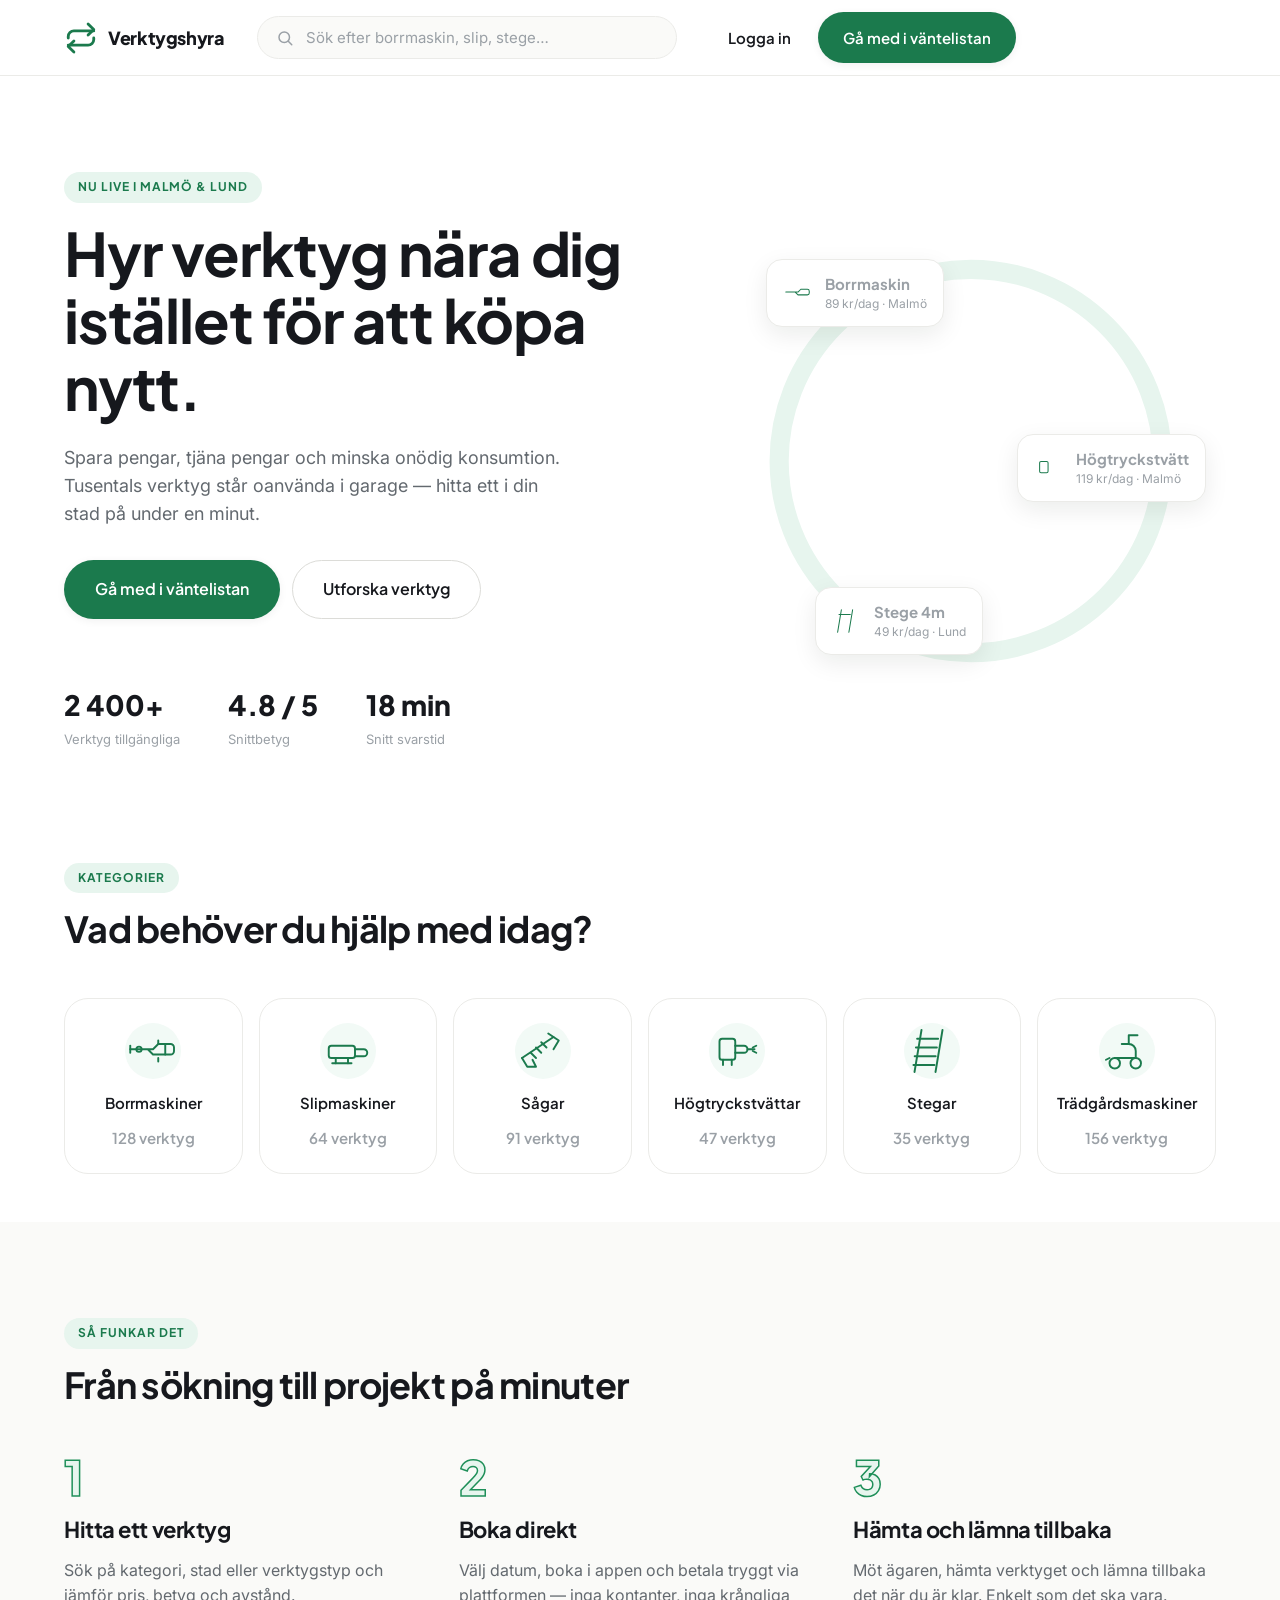
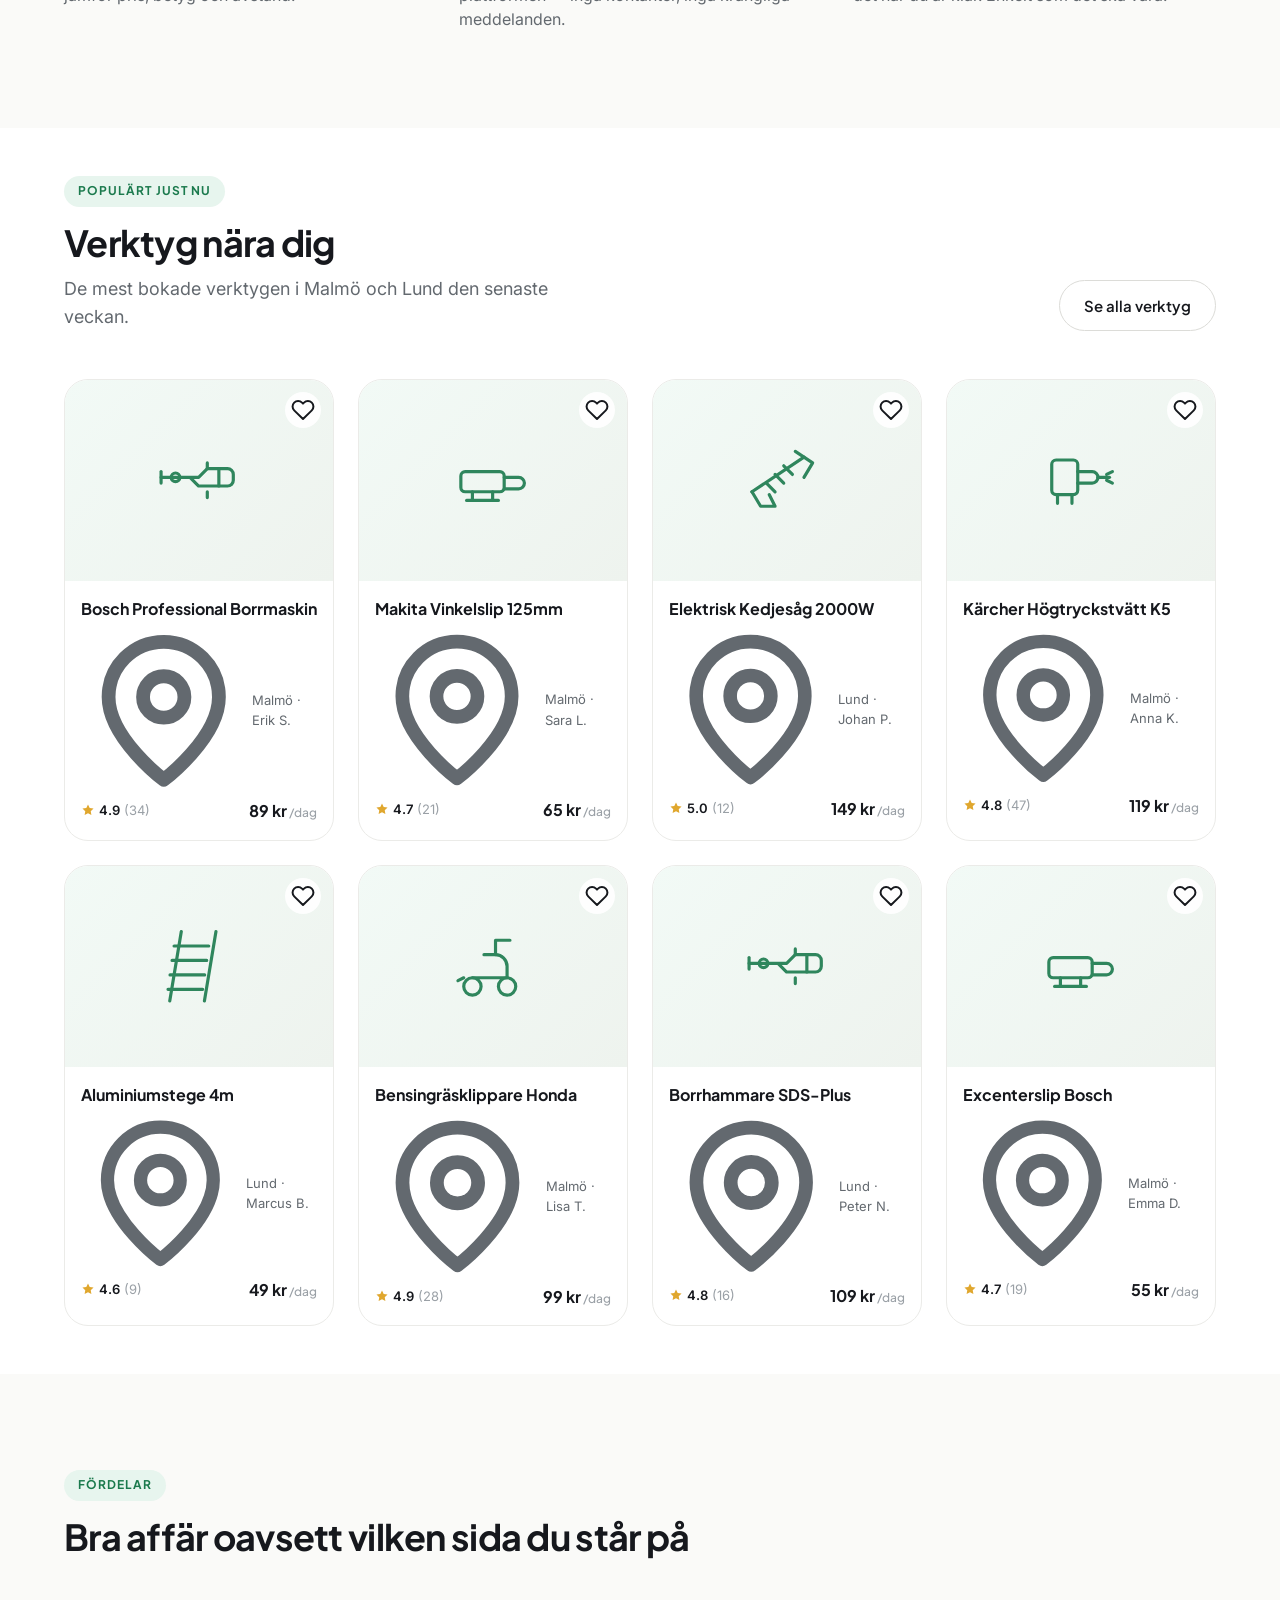
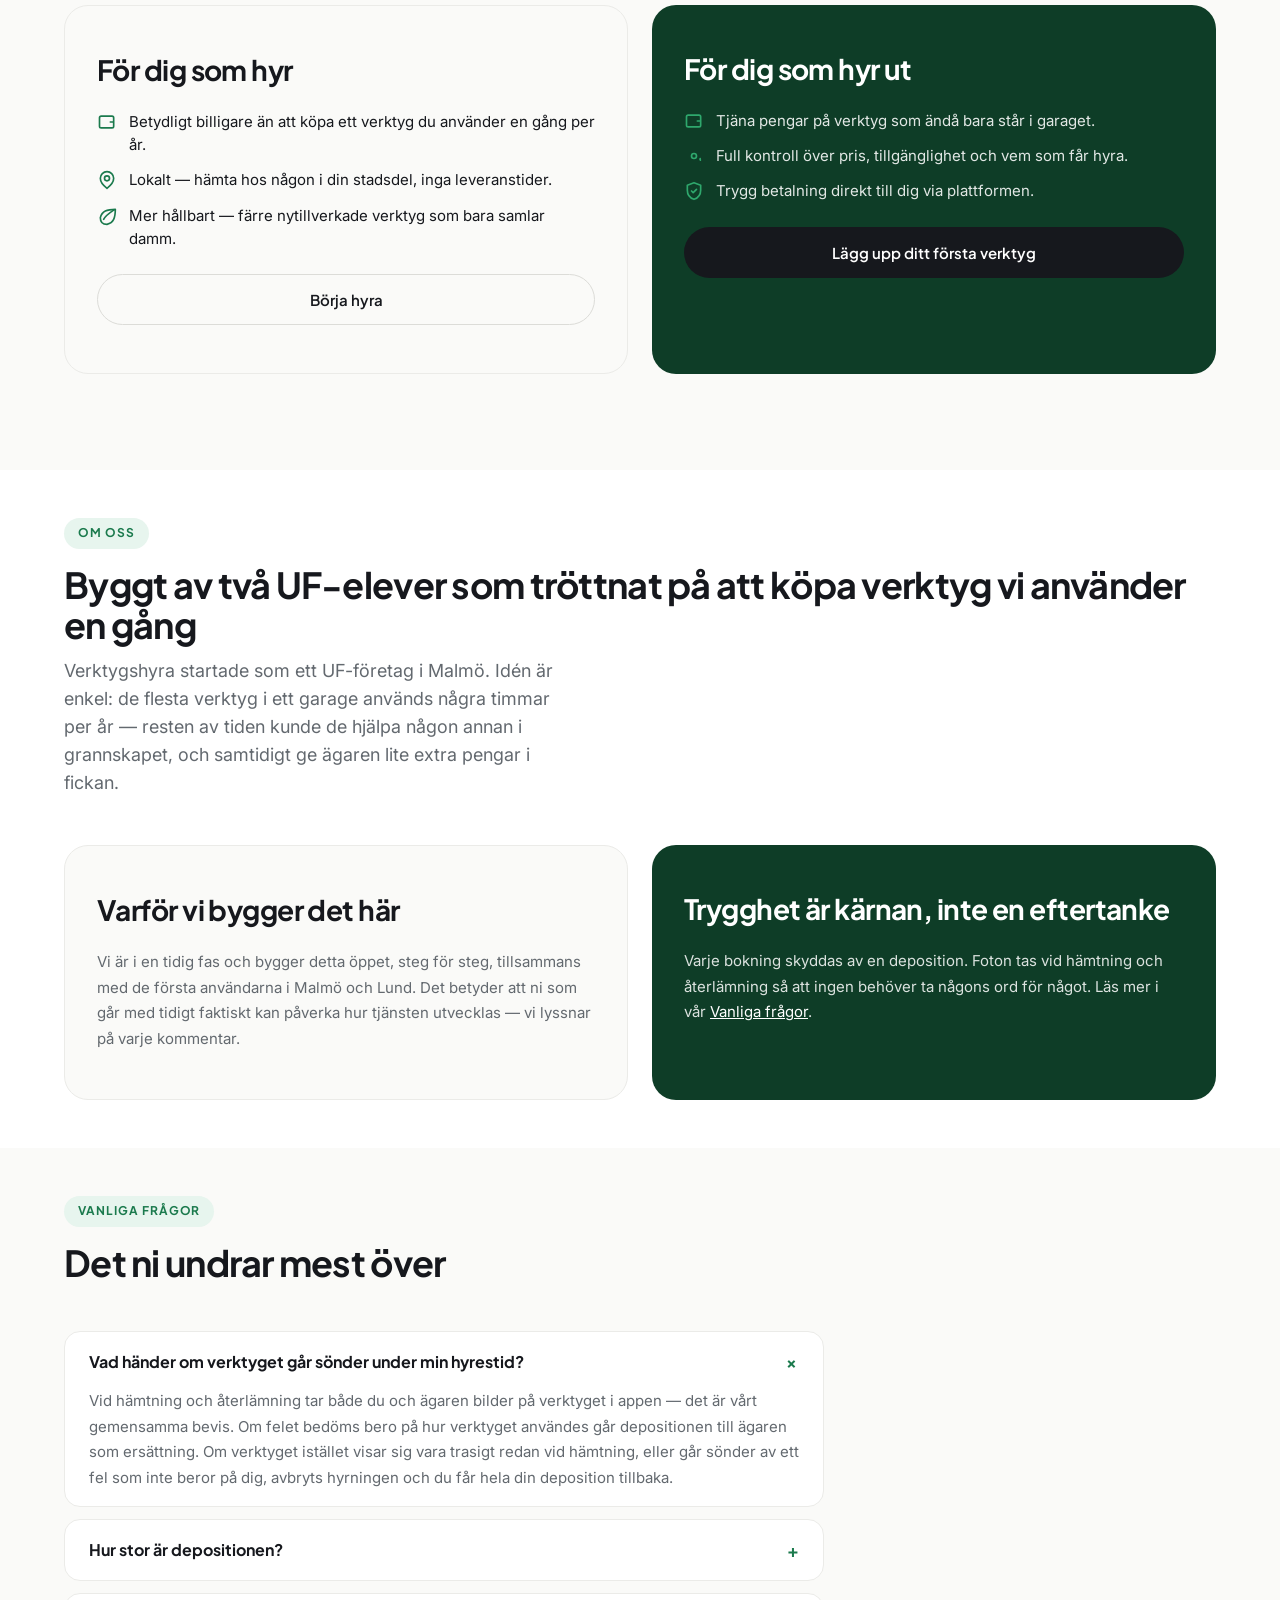
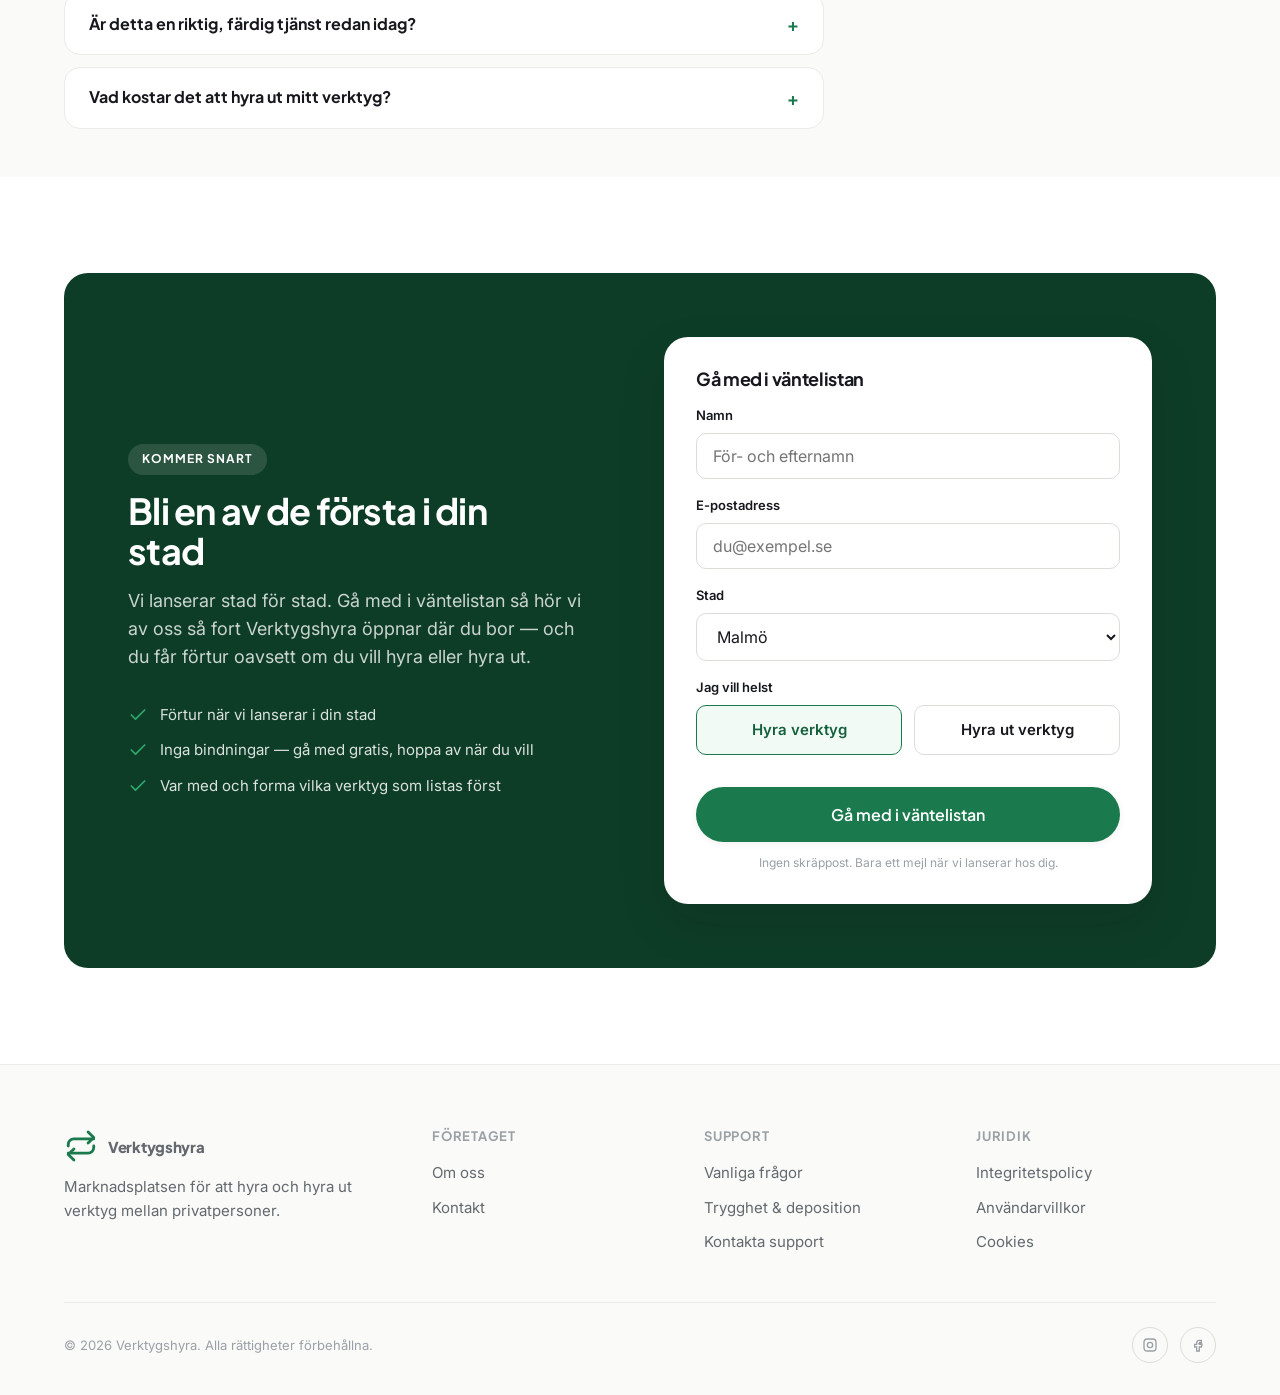
<file: index.html>
<!DOCTYPE html>
<html lang="sv">
<head>
  <meta charset="UTF-8" />
  <meta name="viewport" content="width=device-width, initial-scale=1.0" />
  <title>Verktygshyra — Hyr verktyg nära dig istället för att köpa nytt</title>
  <meta name="description" content="Hyr borrmaskiner, sågar, högtryckstvättar och trädgårdsmaskiner av personer i din närhet. Billigare, enklare och mer hållbart än att köpa nytt." />

  <link rel="preconnect" href="https://fonts.googleapis.com" />
  <link rel="preconnect" href="https://fonts.gstatic.com" crossorigin />
  <link href="https://fonts.googleapis.com/css2?family=Plus+Jakarta+Sans:wght@500;600;700;800&family=Inter:wght@400;500;600;700&display=swap" rel="stylesheet" />

  <link rel="stylesheet" href="css/tokens.css" />
  <link rel="stylesheet" href="css/base.css" />
  <link rel="stylesheet" href="css/components.css" />
  <link rel="stylesheet" href="css/layout.css" />
</head>
<body>
  <a href="#main" class="skip-link">Hoppa till innehåll</a>

  <!-- ============ NAV ============ -->
  <header class="nav">
    <div class="container nav-inner">
      <a href="index.html" class="logo">
        <span class="logo-mark">
          <svg viewBox="0 0 24 24" fill="none" stroke="currentColor" stroke-width="2" stroke-linecap="round" stroke-linejoin="round" class="loop-path">
            <path d="M17 2.1 21 6l-4 3.9"/><path d="M3 12v-1a4 4 0 0 1 4-4h14"/>
            <path d="M7 21.9 3 18l4-3.9"/><path d="M21 12v1a4 4 0 0 1-4 4H3"/>
          </svg>
        </span>
        Verktygshyra
      </a>

      <form class="nav-search" id="heroSearchForm" role="search">
        <svg viewBox="0 0 24 24" width="18" height="18" fill="none" stroke="currentColor" stroke-width="2" stroke-linecap="round" stroke-linejoin="round"><circle cx="11" cy="11" r="7"/><path d="m21 21-4.3-4.3"/></svg>
        <input type="search" name="q" placeholder="Sök efter borrmaskin, slip, stege…" aria-label="Sök verktyg" />
      </form>

      <nav class="nav-links" aria-label="Huvudmeny">
        <a class="btn btn-ghost" href="pages/login.html">Logga in</a>
        <a class="btn btn-primary" href="#waitlistCard">Gå med i väntelistan</a>
      </nav>

      <button class="hamburger" aria-label="Öppna meny" aria-expanded="false">
        <svg viewBox="0 0 24 24" width="22" height="22" fill="none" stroke="currentColor" stroke-width="2" stroke-linecap="round" stroke-linejoin="round"><path d="M4 6h16M4 12h16M4 18h16"/></svg>
      </button>
    </div>
  </header>

  <main id="main">
    <!-- ============ HERO ============ -->
    <section class="hero">
      <div class="container hero-inner">
        <div class="hero-copy">
          <span class="eyebrow">Nu live i Malmö &amp; Lund</span>
          <h1>Hyr verktyg nära dig istället för att köpa nytt.</h1>
          <p>Spara pengar, tjäna pengar och minska onödig konsumtion. Tusentals verktyg står oanvända i garage — hitta ett i din stad på under en minut.</p>
          <div class="hero-cta">
            <a href="#waitlistCard" class="btn btn-primary btn-lg">Gå med i väntelistan</a>
            <a href="pages/search.html" class="btn btn-outline btn-lg">Utforska verktyg</a>
          </div>
          <div class="hero-stats">
            <div class="hero-stat"><strong>2 400+</strong><span>Verktyg tillgängliga</span></div>
            <div class="hero-stat"><strong>4.8 / 5</strong><span>Snittbetyg</span></div>
            <div class="hero-stat"><strong>18 min</strong><span>Snitt svarstid</span></div>
          </div>
        </div>

        <div class="hero-visual" aria-hidden="true">
          <div class="hero-orbit">
            <svg viewBox="0 0 24 24" fill="none" stroke="currentColor" stroke-width="1"><circle cx="12" cy="12" r="10"/></svg>
          </div>
          <div class="floating-card fc-1">
            <svg viewBox="0 0 64 64" fill="none" stroke="currentColor" stroke-width="2.2" stroke-linecap="round" stroke-linejoin="round"><path d="M6 30h26l6-6h14a4 4 0 0 1 4 4v4a4 4 0 0 1-4 4H32l-6-6"/></svg>
            <span><strong>Borrmaskin</strong><span>89 kr/dag · Malmö</span></span>
          </div>
          <div class="floating-card fc-2">
            <svg viewBox="0 0 64 64" fill="none" stroke="currentColor" stroke-width="2.2" stroke-linecap="round" stroke-linejoin="round"><rect x="12" y="18" width="18" height="24" rx="3"/></svg>
            <span><strong>Högtryckstvätt</strong><span>119 kr/dag · Malmö</span></span>
          </div>
          <div class="floating-card fc-3">
            <svg viewBox="0 0 64 64" fill="none" stroke="currentColor" stroke-width="2.2" stroke-linecap="round" stroke-linejoin="round"><path d="M20 8 12 56"/><path d="M44 8 36 56"/><path d="M15 18h24"/></svg>
            <span><strong>Stege 4m</strong><span>49 kr/dag · Lund</span></span>
          </div>
        </div>
      </div>
    </section>

    <!-- ============ CATEGORIES ============ -->
    <section class="section section-tight">
      <div class="container">
        <div class="section-head">
          <div>
            <span class="eyebrow">Kategorier</span>
            <h2>Vad behöver du hjälp med idag?</h2>
          </div>
        </div>
        <div class="category-grid" id="categoryGrid">
          <!-- Rendered by main.js -->
        </div>
      </div>
    </section>

    <!-- ============ HOW IT WORKS ============ -->
    <section class="section" style="background: var(--color-bg-soft);">
      <div class="container">
        <div class="section-head">
          <div>
            <span class="eyebrow">Så funkar det</span>
            <h2>Från sökning till projekt på minuter</h2>
          </div>
        </div>
        <div class="steps">
          <div class="step reveal">
            <span class="step-num">1</span>
            <h3>Hitta ett verktyg</h3>
            <p>Sök på kategori, stad eller verktygstyp och jämför pris, betyg och avstånd.</p>
          </div>
          <div class="step reveal">
            <span class="step-num">2</span>
            <h3>Boka direkt</h3>
            <p>Välj datum, boka i appen och betala tryggt via plattformen — inga kontanter, inga krångliga meddelanden.</p>
          </div>
          <div class="step reveal">
            <span class="step-num">3</span>
            <h3>Hämta och lämna tillbaka</h3>
            <p>Möt ägaren, hämta verktyget och lämna tillbaka det när du är klar. Enkelt som det ska vara.</p>
          </div>
        </div>
      </div>
    </section>

    <!-- ============ FEATURED TOOLS ============ -->
    <section class="section section-tight">
      <div class="container">
        <div class="section-head">
          <div>
            <span class="eyebrow">Populärt just nu</span>
            <h2>Verktyg nära dig</h2>
            <p>De mest bokade verktygen i Malmö och Lund den senaste veckan.</p>
          </div>
          <a href="pages/search.html" class="btn btn-outline">Se alla verktyg</a>
        </div>
        <div class="tool-grid" id="toolGrid">
          <!-- Rendered by main.js -->
        </div>
      </div>
    </section>

    <!-- ============ BENEFITS ============ -->
    <section class="section" style="background: var(--color-bg-soft);">
      <div class="container">
        <div class="section-head">
          <div>
            <span class="eyebrow">Fördelar</span>
            <h2>Bra affär oavsett vilken sida du står på</h2>
          </div>
        </div>
        <div class="benefit-panels">
          <div class="benefit-panel panel-borrow reveal">
            <h3>För dig som hyr</h3>
            <div class="benefit-list">
              <div class="benefit-item">
                <svg viewBox="0 0 24 24" fill="none" stroke="currentColor" stroke-width="2" stroke-linecap="round" stroke-linejoin="round"><path d="M3 7a2 2 0 0 1 2-2h13a2 2 0 0 1 2 2v10a2 2 0 0 1-2 2H5a2 2 0 0 1-2-2Z"/><path d="M16 12h3"/></svg>
                <span>Betydligt billigare än att köpa ett verktyg du använder en gång per år.</span>
              </div>
              <div class="benefit-item">
                <svg viewBox="0 0 24 24" fill="none" stroke="currentColor" stroke-width="2" stroke-linecap="round" stroke-linejoin="round"><path d="M20 10c0 6-8 12-8 12s-8-6-8-12a8 8 0 0 1 16 0Z"/><circle cx="12" cy="10" r="3"/></svg>
                <span>Lokalt — hämta hos någon i din stadsdel, inga leveranstider.</span>
              </div>
              <div class="benefit-item">
                <svg viewBox="0 0 24 24" fill="none" stroke="currentColor" stroke-width="2" stroke-linecap="round" stroke-linejoin="round"><path d="M12 22c8-2 10-8 10-18-10 0-16 2-18 10 0 5 3 8 8 8Z"/><path d="M8 16C10 12 14 9 20 5"/></svg>
                <span>Mer hållbart — färre nytillverkade verktyg som bara samlar damm.</span>
              </div>
            </div>
            <a href="pages/search.html" class="btn btn-outline">Börja hyra</a>
          </div>
          <div class="benefit-panel panel-lend reveal">
            <h3>För dig som hyr ut</h3>
            <div class="benefit-list">
              <div class="benefit-item">
                <svg viewBox="0 0 24 24" fill="none" stroke="currentColor" stroke-width="2" stroke-linecap="round" stroke-linejoin="round"><path d="M3 7a2 2 0 0 1 2-2h13a2 2 0 0 1 2 2v10a2 2 0 0 1-2 2H5a2 2 0 0 1-2-2Z"/><path d="M16 12h3"/></svg>
                <span>Tjäna pengar på verktyg som ändå bara står i garaget.</span>
              </div>
              <div class="benefit-item">
                <svg viewBox="0 0 24 24" fill="none" stroke="currentColor" stroke-width="2" stroke-linecap="round" stroke-linejoin="round"><circle cx="12" cy="12" r="3"/><path d="M19.4 15a1.7 1.7 0 0 0 .3 1.9"/></svg>
                <span>Full kontroll över pris, tillgänglighet och vem som får hyra.</span>
              </div>
              <div class="benefit-item">
                <svg viewBox="0 0 24 24" fill="none" stroke="currentColor" stroke-width="2" stroke-linecap="round" stroke-linejoin="round"><path d="M12 2 4 5v6c0 5 3.4 9.4 8 11 4.6-1.6 8-6 8-11V5Z"/><path d="m9 12 2 2 4-4"/></svg>
                <span>Trygg betalning direkt till dig via plattformen.</span>
              </div>
            </div>
            <a href="pages/my-tools.html" class="btn btn-secondary">Lägg upp ditt första verktyg</a>
          </div>
        </div>
      </div>
    </section>
    <!-- ============ ABOUT / TRUST ============ -->
    <section class="section section-tight" id="om-oss">
      <div class="container">
        <div class="section-head">
          <div>
            <span class="eyebrow">Om oss</span>
            <h2>Byggt av två UF-elever som tröttnat på att köpa verktyg vi använder en gång</h2>
            <p>Verktygshyra startade som ett UF-företag i Malmö. Idén är enkel: de flesta verktyg i ett garage används några timmar per år — resten av tiden kunde de hjälpa någon annan i grannskapet, och samtidigt ge ägaren lite extra pengar i fickan.</p>
          </div>
        </div>

        <div class="benefit-panels">
          <div class="benefit-panel panel-borrow reveal">
            <h3>Varför vi bygger det här</h3>
            <p style="color: var(--color-text-muted); font-size: var(--fs-sm); line-height: 1.7;">
              Vi är i en tidig fas och bygger detta öppet, steg för steg, tillsammans med de första användarna i Malmö och Lund. Det betyder att ni som går med tidigt faktiskt kan påverka hur tjänsten utvecklas — vi lyssnar på varje kommentar.
            </p>
          </div>
          <div class="benefit-panel panel-lend reveal">
            <h3>Trygghet är kärnan, inte en eftertanke</h3>
            <p style="color: rgba(255,255,255,0.85); font-size: var(--fs-sm); line-height: 1.7;">
              Varje bokning skyddas av en deposition. Foton tas vid hämtning och återlämning så att ingen behöver ta någons ord för något. Läs mer i vår <a href="#faq" style="color:#fff; text-decoration: underline;">Vanliga frågor</a>.
            </p>
          </div>
        </div>
      </div>
    </section>

    <!-- ============ FAQ ============ -->
    <section class="section section-tight" id="faq" style="background: var(--color-bg-soft);">
      <div class="container">
        <div class="section-head">
          <div>
            <span class="eyebrow">Vanliga frågor</span>
            <h2>Det ni undrar mest över</h2>
          </div>
        </div>

        <div class="faq-list">
          <details class="faq-item reveal" open>
            <summary>Vad händer om verktyget går sönder under min hyrestid?</summary>
            <p>Vid hämtning och återlämning tar både du och ägaren bilder på verktyget i appen — det är vårt gemensamma bevis. Om felet bedöms bero på hur verktyget användes går depositionen till ägaren som ersättning. Om verktyget istället visar sig vara trasigt redan vid hämtning, eller går sönder av ett fel som inte beror på dig, avbryts hyrningen och du får hela din deposition tillbaka.</p>
          </details>
          <details class="faq-item reveal">
            <summary>Hur stor är depositionen?</summary>
            <p>Depositionen varierar per verktyg och sätts av ägaren, oftast i nivå med verktygets ungefärliga återanskaffningsvärde. Den dras aldrig automatiskt — den betalas bara ut om båda parter är överens, eller efter vår granskning vid en tvist.</p>
          </details>
          <details class="faq-item reveal">
            <summary>Är detta en riktig, färdig tjänst redan idag?</summary>
            <p>Ärligt svar: vi är i en tidig testfas som UF-företag. Sajten du ser är vår vision för hur tjänsten kommer fungera, och vi bygger den tillsammans med de första riktiga användarna i Malmö och Lund. Gå med i väntelistan så hör du av oss så fort du kan boka på riktigt.</p>
          </details>
          <details class="faq-item reveal">
            <summary>Vad kostar det att hyra ut mitt verktyg?</summary>
            <p>Det är gratis att lista ditt verktyg. Vi tar en mindre serviceavgift av hyrespriset först när en bokning faktiskt genomförs — du betalar alltså aldrig något om ingen hyr.</p>
          </details>
        </div>
      </div>
    </section>

    <section class="section">
      <div class="container">
        <div class="waitlist-section reveal">
          <div class="waitlist-inner">
            <div class="waitlist-copy">
              <span class="eyebrow">Kommer snart</span>
              <h2>Bli en av de första i din stad</h2>
              <p>Vi lanserar stad för stad. Gå med i väntelistan så hör vi av oss så fort Verktygshyra öppnar där du bor — och du får förtur oavsett om du vill hyra eller hyra ut.</p>
              <div class="waitlist-points">
                <div class="benefit-item">
                  <svg viewBox="0 0 24 24" fill="none" stroke="currentColor" stroke-width="2" stroke-linecap="round" stroke-linejoin="round"><path d="M20 6 9 17l-5-5"/></svg>
                  <span>Förtur när vi lanserar i din stad</span>
                </div>
                <div class="benefit-item">
                  <svg viewBox="0 0 24 24" fill="none" stroke="currentColor" stroke-width="2" stroke-linecap="round" stroke-linejoin="round"><path d="M20 6 9 17l-5-5"/></svg>
                  <span>Inga bindningar — gå med gratis, hoppa av när du vill</span>
                </div>
                <div class="benefit-item">
                  <svg viewBox="0 0 24 24" fill="none" stroke="currentColor" stroke-width="2" stroke-linecap="round" stroke-linejoin="round"><path d="M20 6 9 17l-5-5"/></svg>
                  <span>Var med och forma vilka verktyg som listas först</span>
                </div>
              </div>
            </div>

            <div class="waitlist-card" id="waitlistCard">
              <h3>Gå med i väntelistan</h3>
              <form id="waitlistForm">
                <div class="field">
                  <label for="wlName">Namn</label>
                  <input type="text" id="wlName" name="name" placeholder="För- och efternamn" required />
                </div>
                <div class="field">
                  <label for="wlEmail">E-postadress</label>
                  <input type="email" id="wlEmail" name="email" placeholder="du@exempel.se" required />
                </div>
                <div class="field">
                  <label for="wlCity">Stad</label>
                  <select id="wlCity" name="city">
                    <option>Malmö</option>
                    <option>Lund</option>
                    <option>Stockholm</option>
                    <option>Göteborg</option>
                    <option>Annan stad</option>
                  </select>
                </div>
                <div class="field">
                  <label>Jag vill helst</label>
                  <div class="waitlist-role-group">
                    <div class="waitlist-role-option">
                      <input type="radio" id="wlRoleBorrow" name="role" value="Hyra verktyg" checked />
                      <label for="wlRoleBorrow">Hyra verktyg</label>
                    </div>
                    <div class="waitlist-role-option">
                      <input type="radio" id="wlRoleLend" name="role" value="Hyra ut verktyg" />
                      <label for="wlRoleLend">Hyra ut verktyg</label>
                    </div>
                  </div>
                </div>
                <button type="submit" class="btn btn-primary btn-block btn-lg">Gå med i väntelistan</button>
                <p class="field-hint" style="text-align:center; margin-top: 12px;">Ingen skräppost. Bara ett mejl när vi lanserar hos dig.</p>
              </form>
            </div>
          </div>
        </div>
      </div>
    </section>
  </main>

  <!-- ============ FOOTER ============ -->
  <footer class="footer">
    <div class="container">
      <div class="footer-grid">
        <div class="footer-col">
          <a href="index.html" class="logo" style="margin-bottom: 12px;">
            <span class="logo-mark">
              <svg viewBox="0 0 24 24" fill="none" stroke="currentColor" stroke-width="2" stroke-linecap="round" stroke-linejoin="round"><path d="M17 2.1 21 6l-4 3.9"/><path d="M3 12v-1a4 4 0 0 1 4-4h14"/><path d="M7 21.9 3 18l4-3.9"/><path d="M21 12v1a4 4 0 0 1-4 4H3"/></svg>
            </span>
            Verktygshyra
          </a>
          <p style="color: var(--color-text-muted); font-size: var(--fs-sm); max-width: 32ch;">Marknadsplatsen för att hyra och hyra ut verktyg mellan privatpersoner.</p>
        </div>
        <div class="footer-col">
          <h4>Företaget</h4>
          <ul>
            <li><a href="#om-oss">Om oss</a></li>
            <li><a href="mailto:hej@verktygshyra.se">Kontakt</a></li>
          </ul>
        </div>
        <div class="footer-col">
          <h4>Support</h4>
          <ul>
            <li><a href="#faq">Vanliga frågor</a></li>
            <li><a href="#faq">Trygghet &amp; deposition</a></li>
            <li><a href="mailto:hej@verktygshyra.se">Kontakta support</a></li>
          </ul>
        </div>
        <div class="footer-col">
          <h4>Juridik</h4>
          <ul>
            <li><a href="#">Integritetspolicy</a></li>
            <li><a href="#">Användarvillkor</a></li>
            <li><a href="#">Cookies</a></li>
          </ul>
        </div>
      </div>
      <div class="footer-bottom">
        <span>© 2026 Verktygshyra. Alla rättigheter förbehållna.</span>
        <div class="footer-social">
          <a href="#" aria-label="Instagram"><svg width="16" height="16" viewBox="0 0 24 24" fill="none" stroke="currentColor" stroke-width="2"><rect x="3" y="3" width="18" height="18" rx="5"/><circle cx="12" cy="12" r="4"/></svg></a>
          <a href="#" aria-label="Facebook"><svg width="16" height="16" viewBox="0 0 24 24" fill="none" stroke="currentColor" stroke-width="2"><path d="M14 9h3V5h-3a4 4 0 0 0-4 4v2H7v4h3v6h4v-6h3l1-4h-4V9a1 1 0 0 1 1-1Z"/></svg></a>
        </div>
      </div>
    </div>
  </footer>

  <script type="module" src="js/main.js"></script>
  <script type="module" src="js/waitlist.js"></script>
</body>
</html>
</file>
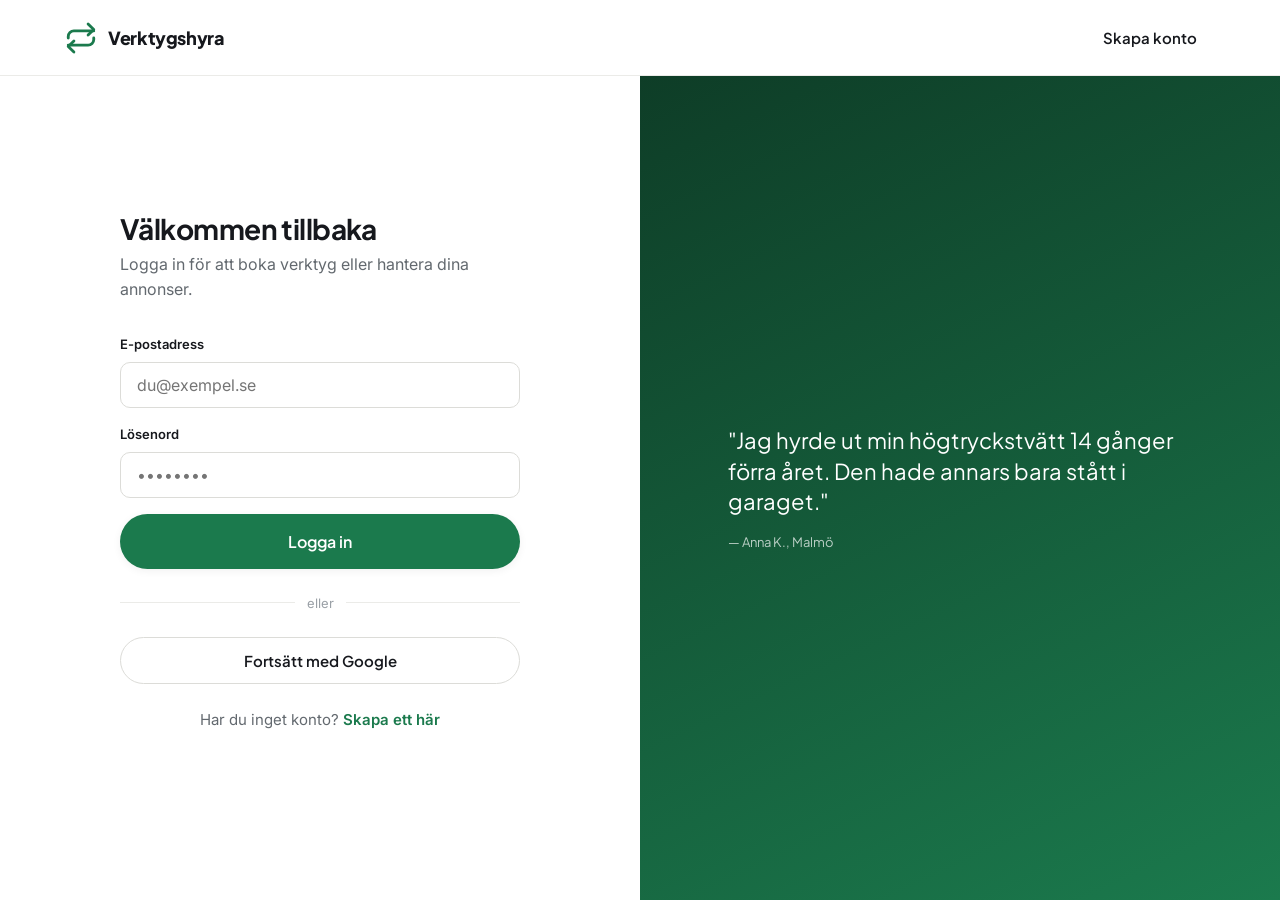
<file: pages/login.html>
<!DOCTYPE html>
<html lang="sv">
<head>
  <meta charset="UTF-8" />
  <meta name="viewport" content="width=device-width, initial-scale=1.0" />
  <title>Logga in — Verktygshyra</title>
  <link rel="preconnect" href="https://fonts.googleapis.com" />
  <link href="https://fonts.googleapis.com/css2?family=Plus+Jakarta+Sans:wght@500;600;700;800&family=Inter:wght@400;500;600;700&display=swap" rel="stylesheet" />
  <link rel="stylesheet" href="../css/tokens.css" />
  <link rel="stylesheet" href="../css/base.css" />
  <link rel="stylesheet" href="../css/components.css" />
  <link rel="stylesheet" href="../css/layout.css" />
</head>
<body>
  <a href="#main" class="skip-link">Hoppa till innehåll</a>
  <header class="nav">
    <div class="container nav-inner">
      <a href="../index.html" class="logo">
        <span class="logo-mark"><svg viewBox="0 0 24 24" fill="none" stroke="currentColor" stroke-width="2" stroke-linecap="round" stroke-linejoin="round" class="loop-path"><path d="M17 2.1 21 6l-4 3.9"/><path d="M3 12v-1a4 4 0 0 1 4-4h14"/><path d="M7 21.9 3 18l4-3.9"/><path d="M21 12v1a4 4 0 0 1-4 4H3"/></svg></span>
        Verktygshyra
      </a>
      <div class="nav-actions">
        <a class="btn btn-ghost" href="register.html">Skapa konto</a>
      </div>
    </div>
  </header>

  <main id="main" class="auth-shell">
    <div class="auth-form-side">
      <div class="auth-card">
        <h1>Välkommen tillbaka</h1>
        <p>Logga in för att boka verktyg eller hantera dina annonser.</p>

        <form id="loginForm" novalidate>
          <div class="field">
            <label for="email">E-postadress</label>
            <input type="email" id="email" name="email" placeholder="du@exempel.se" required />
          </div>
          <div class="field">
            <label for="password">Lösenord</label>
            <input type="password" id="password" name="password" placeholder="••••••••" required />
          </div>
          <button type="submit" class="btn btn-primary btn-block btn-lg">Logga in</button>
        </form>

        <div class="divider-or">eller</div>
        <button class="btn btn-outline btn-block">Fortsätt med Google</button>

        <p class="auth-switch">Har du inget konto? <a href="register.html">Skapa ett här</a></p>
      </div>
    </div>
    <div class="auth-visual-side" aria-hidden="true">
      <blockquote>
        "Jag hyrde ut min högtryckstvätt 14 gånger förra året. Den hade annars bara stått i garaget."
        <cite>— Anna K., Malmö</cite>
      </blockquote>
    </div>
  </main>

  <script type="module" src="../js/auth.js"></script>
</body>
</html>
</file>
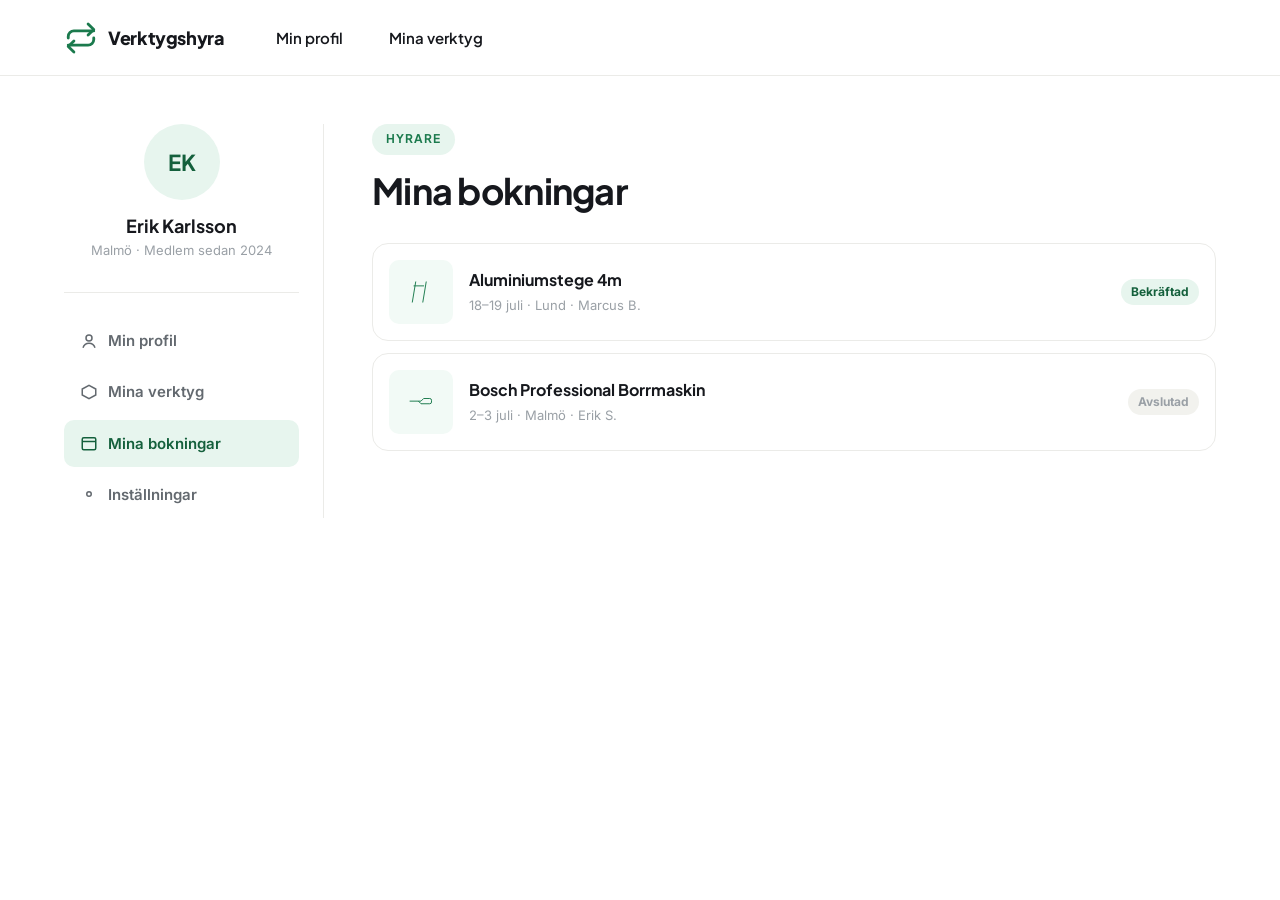
<file: pages/my-bookings.html>
<!DOCTYPE html>
<html lang="sv">
<head>
  <meta charset="UTF-8" />
  <meta name="viewport" content="width=device-width, initial-scale=1.0" />
  <title>Mina bokningar — Verktygshyra</title>
  <link rel="preconnect" href="https://fonts.googleapis.com" />
  <link href="https://fonts.googleapis.com/css2?family=Plus+Jakarta+Sans:wght@500;600;700;800&family=Inter:wght@400;500;600;700&display=swap" rel="stylesheet" />
  <link rel="stylesheet" href="../css/tokens.css" />
  <link rel="stylesheet" href="../css/base.css" />
  <link rel="stylesheet" href="../css/components.css" />
  <link rel="stylesheet" href="../css/layout.css" />
</head>
<body>
  <a href="#main" class="skip-link">Hoppa till innehåll</a>
  <header class="nav">
    <div class="container nav-inner">
      <a href="../index.html" class="logo">
        <span class="logo-mark"><svg viewBox="0 0 24 24" fill="none" stroke="currentColor" stroke-width="2" stroke-linecap="round" stroke-linejoin="round" class="loop-path"><path d="M17 2.1 21 6l-4 3.9"/><path d="M3 12v-1a4 4 0 0 1 4-4h14"/><path d="M7 21.9 3 18l4-3.9"/><path d="M21 12v1a4 4 0 0 1-4 4H3"/></svg></span>
        Verktygshyra
      </a>
      <nav class="nav-links">
        <a class="btn btn-ghost" href="profile.html">Min profil</a>
        <a class="btn btn-ghost" href="my-tools.html">Mina verktyg</a>
      </nav>
      <button class="hamburger" aria-label="Öppna meny" aria-expanded="false">
        <svg viewBox="0 0 24 24" width="22" height="22" fill="none" stroke="currentColor" stroke-width="2" stroke-linecap="round" stroke-linejoin="round"><path d="M4 6h16M4 12h16M4 18h16"/></svg>
      </button>
    </div>
  </header>

  <main id="main" class="section section-tight">
    <div class="container dash-layout">
      <aside class="dash-sidebar">
        <div class="dash-profile">
          <div class="avatar">EK</div>
          <strong style="font-family: var(--font-display); font-size: var(--fs-lg);">Erik Karlsson</strong>
          <span style="color: var(--color-text-faint); font-size: var(--fs-xs);">Malmö · Medlem sedan 2024</span>
        </div>
        <nav class="dash-nav" aria-label="Kontomeny">
          <a href="profile.html"><svg width="18" height="18" viewBox="0 0 24 24" fill="none" stroke="currentColor" stroke-width="2"><circle cx="12" cy="8" r="4"/><path d="M4 21c1.5-4.5 5-6 8-6s6.5 1.5 8 6"/></svg> Min profil</a>
          <a href="my-tools.html"><svg width="18" height="18" viewBox="0 0 24 24" fill="none" stroke="currentColor" stroke-width="2"><path d="M21 8 12 3 3 8v8l9 5 9-5Z"/></svg> Mina verktyg</a>
          <a href="my-bookings.html" class="is-active"><svg width="18" height="18" viewBox="0 0 24 24" fill="none" stroke="currentColor" stroke-width="2"><rect x="3" y="5" width="18" height="16" rx="2"/><path d="M3 10h18"/></svg> Mina bokningar</a>
          <a href="#"><svg width="18" height="18" viewBox="0 0 24 24" fill="none" stroke="currentColor" stroke-width="2"><circle cx="12" cy="12" r="3"/></svg> Inställningar</a>
        </nav>
      </aside>

      <div>
        <div class="section-head" style="margin-bottom: var(--space-6);">
          <div>
            <span class="eyebrow">Hyrare</span>
            <h2>Mina bokningar</h2>
          </div>
        </div>

        <div class="booking-row">
          <div class="booking-row-thumb"><svg width="28" height="28" viewBox="0 0 64 64" fill="none" stroke="currentColor" stroke-width="2.2"><path d="M20 8 12 56"/><path d="M44 8 36 56"/><path d="M15 18h24"/></svg></div>
          <div style="flex:1;">
            <strong style="font-family: var(--font-display); font-size: var(--fs-md);">Aluminiumstege 4m</strong>
            <div style="font-size: var(--fs-xs); color: var(--color-text-faint); margin-top:2px;">18–19 juli · Lund · Marcus B.</div>
          </div>
          <span class="badge">Bekräftad</span>
        </div>

        <div class="booking-row">
          <div class="booking-row-thumb"><svg width="28" height="28" viewBox="0 0 64 64" fill="none" stroke="currentColor" stroke-width="2.2"><path d="M6 30h26l6-6h14a4 4 0 0 1 4 4v4a4 4 0 0 1-4 4H32l-6-6"/></svg></div>
          <div style="flex:1;">
            <strong style="font-family: var(--font-display); font-size: var(--fs-md);">Bosch Professional Borrmaskin</strong>
            <div style="font-size: var(--fs-xs); color: var(--color-text-faint); margin-top:2px;">2–3 juli · Malmö · Erik S.</div>
          </div>
          <span class="badge" style="background:#f2f2ee; color: var(--color-text-faint);">Avslutad</span>
        </div>
      </div>
    </div>
  </main>

  <script type="module" src="../js/dashboard.js"></script>
</body>
</html>
</file>
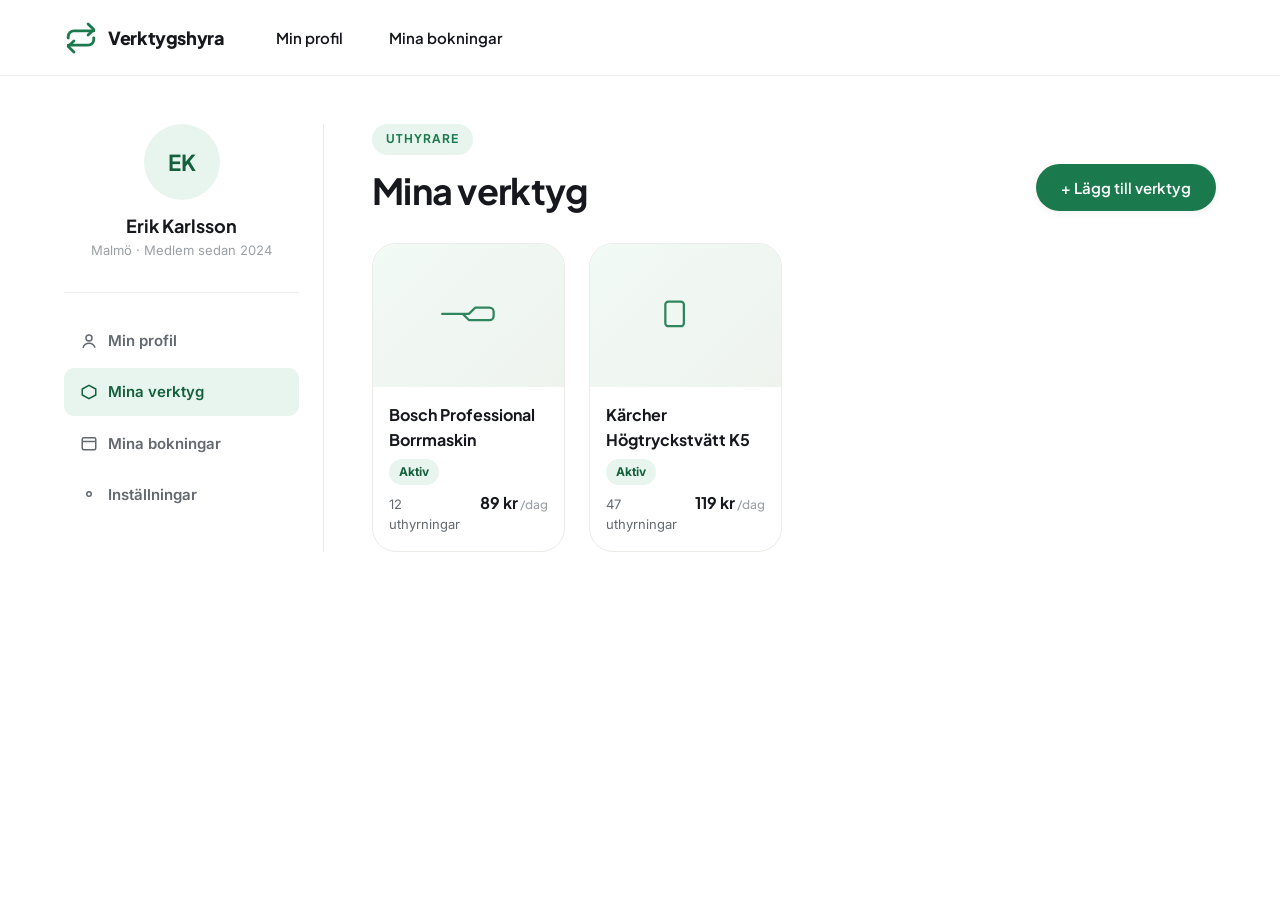
<file: pages/my-tools.html>
<!DOCTYPE html>
<html lang="sv">
<head>
  <meta charset="UTF-8" />
  <meta name="viewport" content="width=device-width, initial-scale=1.0" />
  <title>Mina verktyg — Verktygshyra</title>
  <link rel="preconnect" href="https://fonts.googleapis.com" />
  <link href="https://fonts.googleapis.com/css2?family=Plus+Jakarta+Sans:wght@500;600;700;800&family=Inter:wght@400;500;600;700&display=swap" rel="stylesheet" />
  <link rel="stylesheet" href="../css/tokens.css" />
  <link rel="stylesheet" href="../css/base.css" />
  <link rel="stylesheet" href="../css/components.css" />
  <link rel="stylesheet" href="../css/layout.css" />
</head>
<body>
  <a href="#main" class="skip-link">Hoppa till innehåll</a>
  <header class="nav">
    <div class="container nav-inner">
      <a href="../index.html" class="logo">
        <span class="logo-mark"><svg viewBox="0 0 24 24" fill="none" stroke="currentColor" stroke-width="2" stroke-linecap="round" stroke-linejoin="round" class="loop-path"><path d="M17 2.1 21 6l-4 3.9"/><path d="M3 12v-1a4 4 0 0 1 4-4h14"/><path d="M7 21.9 3 18l4-3.9"/><path d="M21 12v1a4 4 0 0 1-4 4H3"/></svg></span>
        Verktygshyra
      </a>
      <nav class="nav-links">
        <a class="btn btn-ghost" href="profile.html">Min profil</a>
        <a class="btn btn-ghost" href="my-bookings.html">Mina bokningar</a>
      </nav>
      <button class="hamburger" aria-label="Öppna meny" aria-expanded="false">
        <svg viewBox="0 0 24 24" width="22" height="22" fill="none" stroke="currentColor" stroke-width="2" stroke-linecap="round" stroke-linejoin="round"><path d="M4 6h16M4 12h16M4 18h16"/></svg>
      </button>
    </div>
  </header>

  <main id="main" class="section section-tight">
    <div class="container dash-layout">
      <aside class="dash-sidebar">
        <div class="dash-profile">
          <div class="avatar">EK</div>
          <strong style="font-family: var(--font-display); font-size: var(--fs-lg);">Erik Karlsson</strong>
          <span style="color: var(--color-text-faint); font-size: var(--fs-xs);">Malmö · Medlem sedan 2024</span>
        </div>
        <nav class="dash-nav" aria-label="Kontomeny">
          <a href="profile.html"><svg width="18" height="18" viewBox="0 0 24 24" fill="none" stroke="currentColor" stroke-width="2"><circle cx="12" cy="8" r="4"/><path d="M4 21c1.5-4.5 5-6 8-6s6.5 1.5 8 6"/></svg> Min profil</a>
          <a href="my-tools.html" class="is-active"><svg width="18" height="18" viewBox="0 0 24 24" fill="none" stroke="currentColor" stroke-width="2"><path d="M21 8 12 3 3 8v8l9 5 9-5Z"/></svg> Mina verktyg</a>
          <a href="my-bookings.html"><svg width="18" height="18" viewBox="0 0 24 24" fill="none" stroke="currentColor" stroke-width="2"><rect x="3" y="5" width="18" height="16" rx="2"/><path d="M3 10h18"/></svg> Mina bokningar</a>
          <a href="#"><svg width="18" height="18" viewBox="0 0 24 24" fill="none" stroke="currentColor" stroke-width="2"><circle cx="12" cy="12" r="3"/></svg> Inställningar</a>
        </nav>
      </aside>

      <div>
        <div class="section-head" style="margin-bottom: var(--space-6);">
          <div>
            <span class="eyebrow">Uthyrare</span>
            <h2>Mina verktyg</h2>
          </div>
          <button class="btn btn-primary" id="addToolBtn">+ Lägg till verktyg</button>
        </div>

        <div class="tool-grid">
          <article class="tool-card">
            <div class="tool-card-media"><svg viewBox="0 0 64 64" fill="none" stroke="currentColor" stroke-width="2.2" stroke-linecap="round" stroke-linejoin="round"><path d="M6 30h26l6-6h14a4 4 0 0 1 4 4v4a4 4 0 0 1-4 4H32l-6-6"/></svg></div>
            <div class="tool-card-body">
              <div class="tool-card-top"><span class="tool-card-title">Bosch Professional Borrmaskin</span></div>
              <div class="tool-card-meta"><span class="badge">Aktiv</span></div>
              <div class="tool-card-top">
                <span style="font-size: var(--fs-xs); color: var(--color-text-muted);">12 uthyrningar</span>
                <span class="tool-card-price">89 kr<small> /dag</small></span>
              </div>
            </div>
          </article>
          <article class="tool-card">
            <div class="tool-card-media"><svg viewBox="0 0 64 64" fill="none" stroke="currentColor" stroke-width="2.2" stroke-linecap="round" stroke-linejoin="round"><rect x="12" y="18" width="18" height="24" rx="3"/></svg></div>
            <div class="tool-card-body">
              <div class="tool-card-top"><span class="tool-card-title">Kärcher Högtryckstvätt K5</span></div>
              <div class="tool-card-meta"><span class="badge">Aktiv</span></div>
              <div class="tool-card-top">
                <span style="font-size: var(--fs-xs); color: var(--color-text-muted);">47 uthyrningar</span>
                <span class="tool-card-price">119 kr<small> /dag</small></span>
              </div>
            </div>
          </article>
        </div>
      </div>
    </div>
  </main>

  <script type="module" src="../js/dashboard.js"></script>
  <script>
    document.getElementById("addToolBtn").addEventListener("click", () => {
      alert("Formulär för att lägga till verktyg kopplas till backend i nästa version.");
    });
  </script>
</body>
</html>
</file>
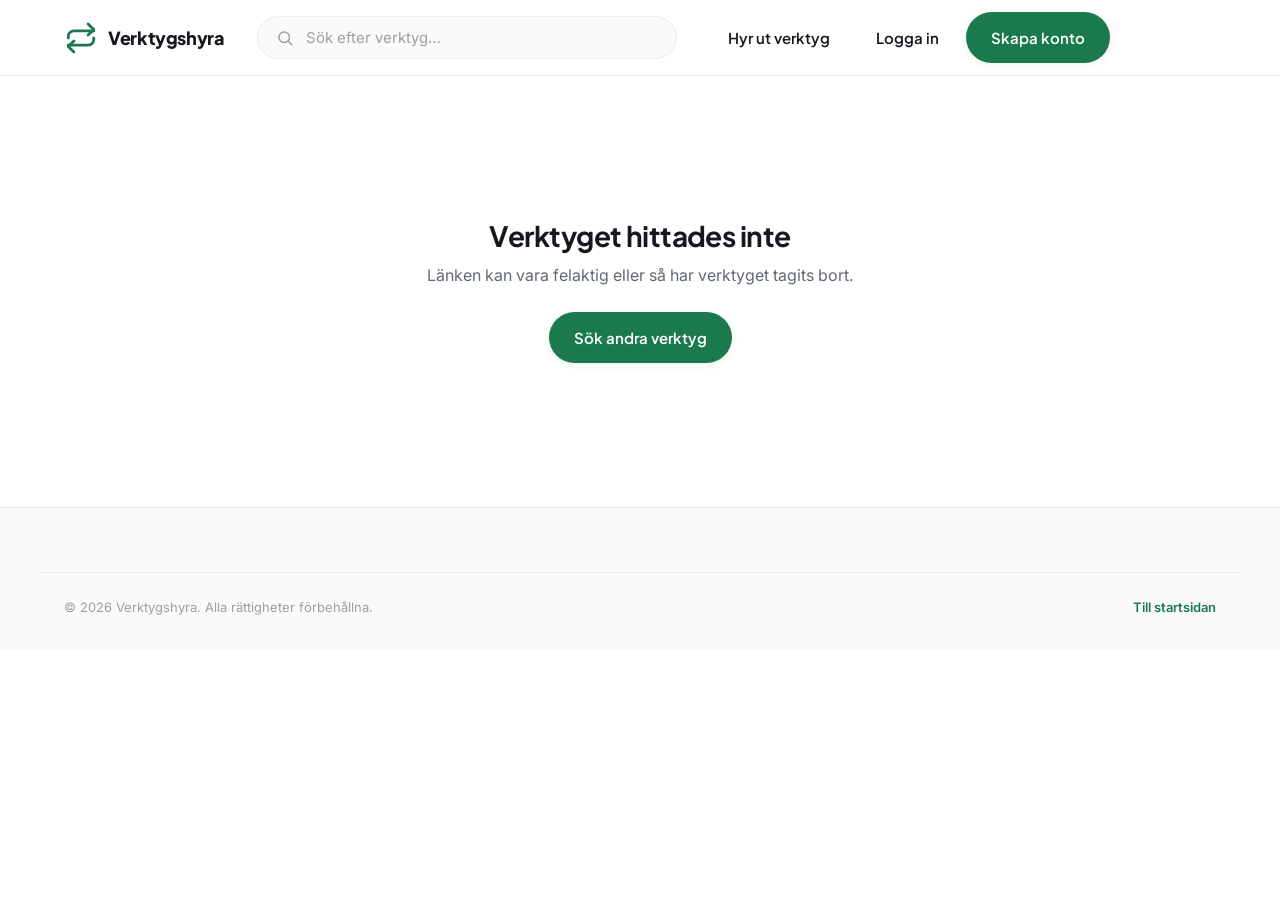
<file: pages/product.html>
<!DOCTYPE html>
<html lang="sv">
<head>
  <meta charset="UTF-8" />
  <meta name="viewport" content="width=device-width, initial-scale=1.0" />
  <title>Verktyg — Verktygshyra</title>
  <link rel="preconnect" href="https://fonts.googleapis.com" />
  <link href="https://fonts.googleapis.com/css2?family=Plus+Jakarta+Sans:wght@500;600;700;800&family=Inter:wght@400;500;600;700&display=swap" rel="stylesheet" />
  <link rel="stylesheet" href="../css/tokens.css" />
  <link rel="stylesheet" href="../css/base.css" />
  <link rel="stylesheet" href="../css/components.css" />
  <link rel="stylesheet" href="../css/layout.css" />
</head>
<body>
  <a href="#main" class="skip-link">Hoppa till innehåll</a>

  <header class="nav">
    <div class="container nav-inner">
      <a href="../index.html" class="logo">
        <span class="logo-mark"><svg viewBox="0 0 24 24" fill="none" stroke="currentColor" stroke-width="2" stroke-linecap="round" stroke-linejoin="round" class="loop-path"><path d="M17 2.1 21 6l-4 3.9"/><path d="M3 12v-1a4 4 0 0 1 4-4h14"/><path d="M7 21.9 3 18l4-3.9"/><path d="M21 12v1a4 4 0 0 1-4 4H3"/></svg></span>
        Verktygshyra
      </a>
      <form class="nav-search" role="search" onsubmit="event.preventDefault(); location.href='search.html?q='+encodeURIComponent(this.q.value)">
        <svg viewBox="0 0 24 24" width="18" height="18" fill="none" stroke="currentColor" stroke-width="2" stroke-linecap="round" stroke-linejoin="round"><circle cx="11" cy="11" r="7"/><path d="m21 21-4.3-4.3"/></svg>
        <input type="search" name="q" placeholder="Sök efter verktyg…" aria-label="Sök verktyg" />
      </form>
      <nav class="nav-links" aria-label="Huvudmeny">
        <a class="btn btn-ghost" href="my-tools.html">Hyr ut verktyg</a>
        <a class="btn btn-ghost" href="login.html">Logga in</a>
        <a class="btn btn-primary" href="register.html">Skapa konto</a>
      </nav>
      <button class="hamburger" aria-label="Öppna meny" aria-expanded="false">
        <svg viewBox="0 0 24 24" width="22" height="22" fill="none" stroke="currentColor" stroke-width="2" stroke-linecap="round" stroke-linejoin="round"><path d="M4 6h16M4 12h16M4 18h16"/></svg>
      </button>
    </div>
  </header>

  <main id="main" class="section section-tight">
    <div class="container" id="productRoot">
      <!-- Rendered by product.js -->
    </div>
  </main>

  <footer class="footer">
    <div class="container footer-bottom">
      <span>© 2026 Verktygshyra. Alla rättigheter förbehållna.</span>
      <a href="../index.html" style="color: var(--color-green-600); font-weight:600;">Till startsidan</a>
    </div>
  </footer>

  <script type="module" src="../js/product.js"></script>
</body>
</html>
</file>
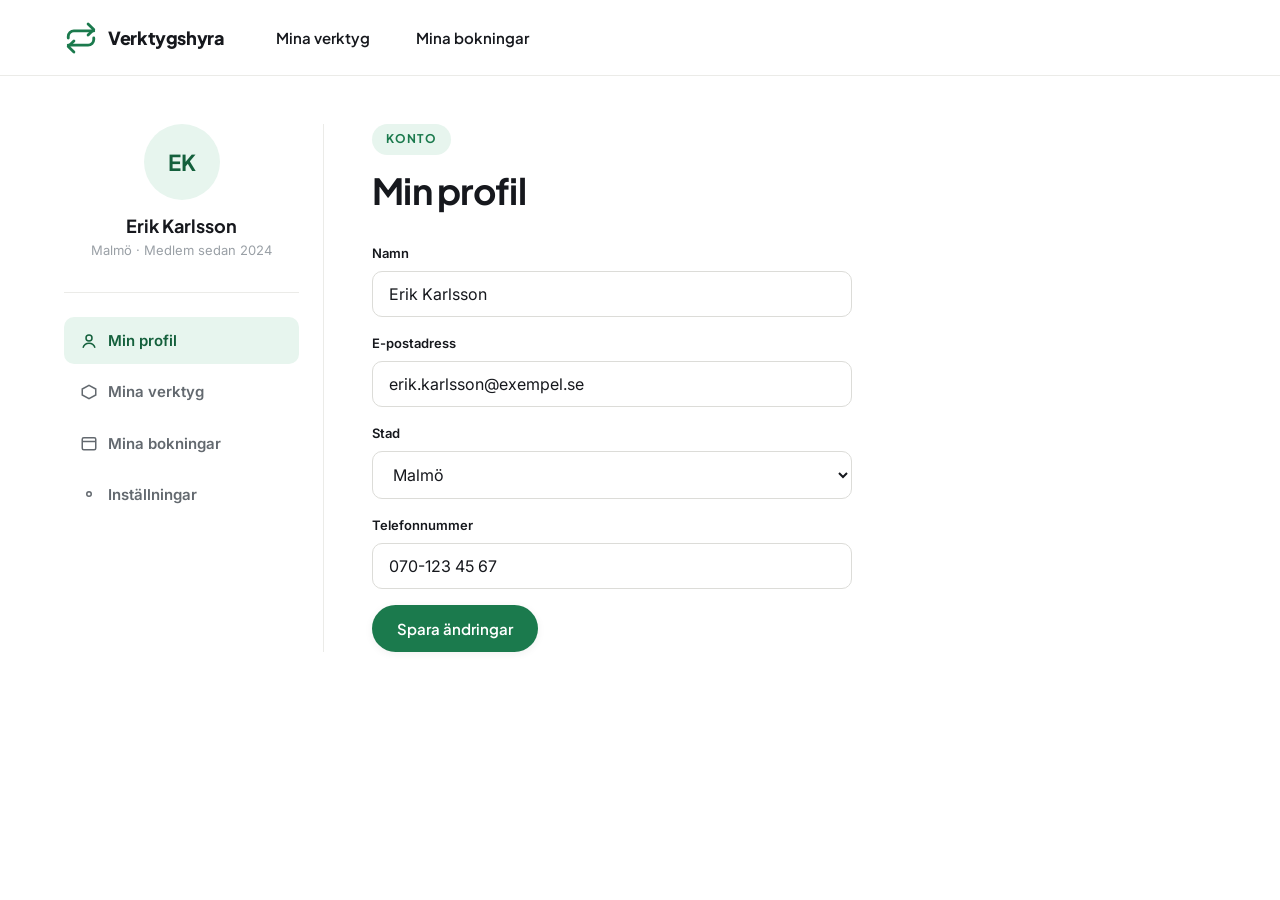
<file: pages/profile.html>
<!DOCTYPE html>
<html lang="sv">
<head>
  <meta charset="UTF-8" />
  <meta name="viewport" content="width=device-width, initial-scale=1.0" />
  <title>Min profil — Verktygshyra</title>
  <link rel="preconnect" href="https://fonts.googleapis.com" />
  <link href="https://fonts.googleapis.com/css2?family=Plus+Jakarta+Sans:wght@500;600;700;800&family=Inter:wght@400;500;600;700&display=swap" rel="stylesheet" />
  <link rel="stylesheet" href="../css/tokens.css" />
  <link rel="stylesheet" href="../css/base.css" />
  <link rel="stylesheet" href="../css/components.css" />
  <link rel="stylesheet" href="../css/layout.css" />
</head>
<body>
  <a href="#main" class="skip-link">Hoppa till innehåll</a>
  <header class="nav">
    <div class="container nav-inner">
      <a href="../index.html" class="logo">
        <span class="logo-mark"><svg viewBox="0 0 24 24" fill="none" stroke="currentColor" stroke-width="2" stroke-linecap="round" stroke-linejoin="round" class="loop-path"><path d="M17 2.1 21 6l-4 3.9"/><path d="M3 12v-1a4 4 0 0 1 4-4h14"/><path d="M7 21.9 3 18l4-3.9"/><path d="M21 12v1a4 4 0 0 1-4 4H3"/></svg></span>
        Verktygshyra
      </a>
      <nav class="nav-links">
        <a class="btn btn-ghost" href="my-tools.html">Mina verktyg</a>
        <a class="btn btn-ghost" href="my-bookings.html">Mina bokningar</a>
      </nav>
      <button class="hamburger" aria-label="Öppna meny" aria-expanded="false">
        <svg viewBox="0 0 24 24" width="22" height="22" fill="none" stroke="currentColor" stroke-width="2" stroke-linecap="round" stroke-linejoin="round"><path d="M4 6h16M4 12h16M4 18h16"/></svg>
      </button>
    </div>
  </header>

  <main id="main" class="section section-tight">
    <div class="container dash-layout">
      <aside class="dash-sidebar">
        <div class="dash-profile">
          <div class="avatar">EK</div>
          <strong style="font-family: var(--font-display); font-size: var(--fs-lg);">Erik Karlsson</strong>
          <span style="color: var(--color-text-faint); font-size: var(--fs-xs);">Malmö · Medlem sedan 2024</span>
        </div>
        <nav class="dash-nav" aria-label="Kontomeny">
          <a href="profile.html" class="is-active"><svg width="18" height="18" viewBox="0 0 24 24" fill="none" stroke="currentColor" stroke-width="2"><circle cx="12" cy="8" r="4"/><path d="M4 21c1.5-4.5 5-6 8-6s6.5 1.5 8 6"/></svg> Min profil</a>
          <a href="my-tools.html"><svg width="18" height="18" viewBox="0 0 24 24" fill="none" stroke="currentColor" stroke-width="2"><path d="M21 8 12 3 3 8v8l9 5 9-5Z"/></svg> Mina verktyg</a>
          <a href="my-bookings.html"><svg width="18" height="18" viewBox="0 0 24 24" fill="none" stroke="currentColor" stroke-width="2"><rect x="3" y="5" width="18" height="16" rx="2"/><path d="M3 10h18"/></svg> Mina bokningar</a>
          <a href="#"><svg width="18" height="18" viewBox="0 0 24 24" fill="none" stroke="currentColor" stroke-width="2"><circle cx="12" cy="12" r="3"/></svg> Inställningar</a>
        </nav>
      </aside>

      <div>
        <div class="section-head" style="margin-bottom: var(--space-6);">
          <div>
            <span class="eyebrow">Konto</span>
            <h2>Min profil</h2>
          </div>
        </div>

        <form novalidate style="max-width: 480px;">
          <div class="field">
            <label for="pName">Namn</label>
            <input type="text" id="pName" value="Erik Karlsson" />
          </div>
          <div class="field">
            <label for="pEmail">E-postadress</label>
            <input type="email" id="pEmail" value="erik.karlsson@exempel.se" />
          </div>
          <div class="field">
            <label for="pCity">Stad</label>
            <select id="pCity">
              <option selected>Malmö</option>
              <option>Lund</option>
              <option>Stockholm</option>
              <option>Göteborg</option>
            </select>
          </div>
          <div class="field">
            <label for="pPhone">Telefonnummer</label>
            <input type="tel" id="pPhone" value="070-123 45 67" />
          </div>
          <button type="button" class="btn btn-primary">Spara ändringar</button>
        </form>
      </div>
    </div>
  </main>

  <script type="module" src="../js/dashboard.js"></script>
</body>
</html>
</file>
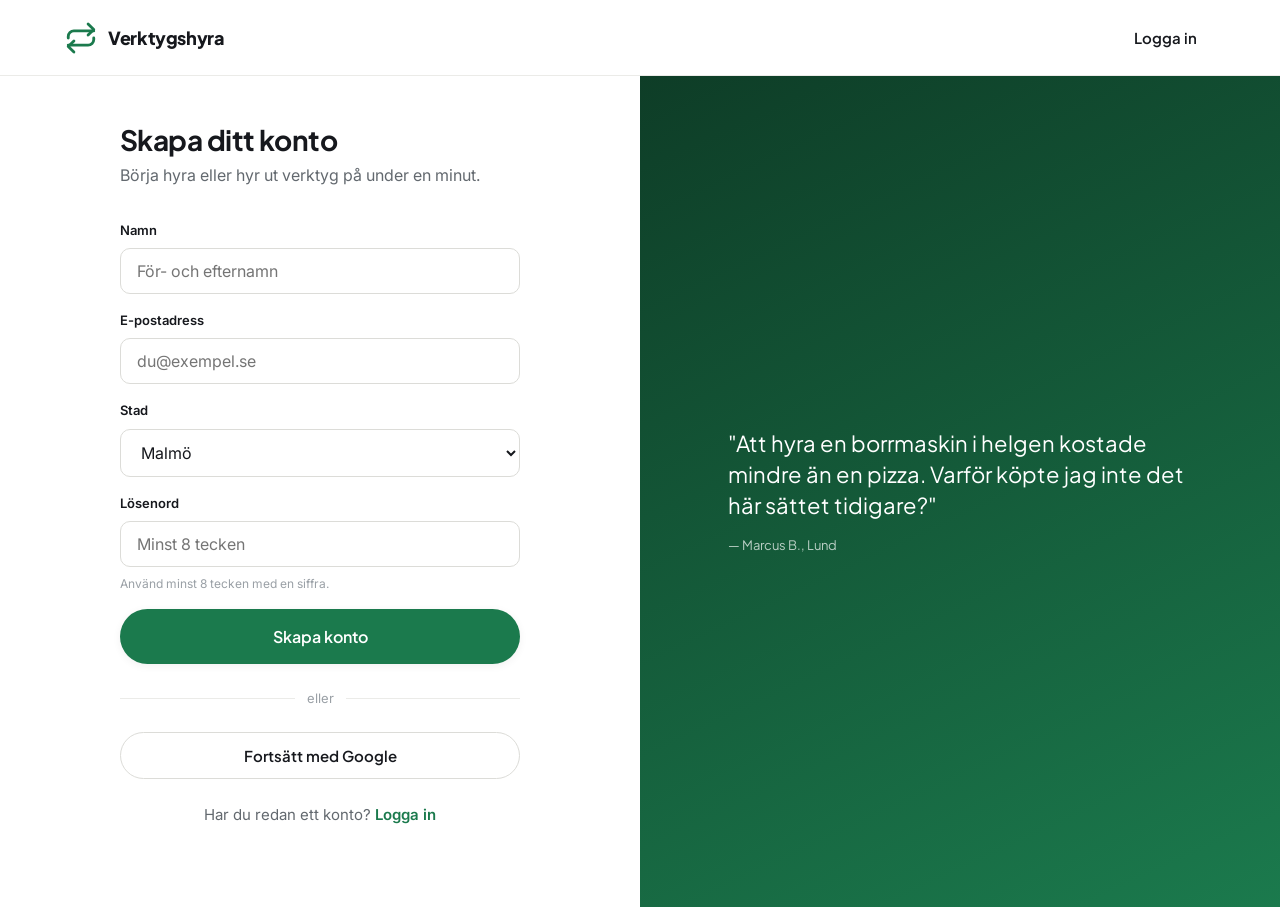
<file: pages/register.html>
<!DOCTYPE html>
<html lang="sv">
<head>
  <meta charset="UTF-8" />
  <meta name="viewport" content="width=device-width, initial-scale=1.0" />
  <title>Skapa konto — Verktygshyra</title>
  <link rel="preconnect" href="https://fonts.googleapis.com" />
  <link href="https://fonts.googleapis.com/css2?family=Plus+Jakarta+Sans:wght@500;600;700;800&family=Inter:wght@400;500;600;700&display=swap" rel="stylesheet" />
  <link rel="stylesheet" href="../css/tokens.css" />
  <link rel="stylesheet" href="../css/base.css" />
  <link rel="stylesheet" href="../css/components.css" />
  <link rel="stylesheet" href="../css/layout.css" />
</head>
<body>
  <a href="#main" class="skip-link">Hoppa till innehåll</a>
  <header class="nav">
    <div class="container nav-inner">
      <a href="../index.html" class="logo">
        <span class="logo-mark"><svg viewBox="0 0 24 24" fill="none" stroke="currentColor" stroke-width="2" stroke-linecap="round" stroke-linejoin="round" class="loop-path"><path d="M17 2.1 21 6l-4 3.9"/><path d="M3 12v-1a4 4 0 0 1 4-4h14"/><path d="M7 21.9 3 18l4-3.9"/><path d="M21 12v1a4 4 0 0 1-4 4H3"/></svg></span>
        Verktygshyra
      </a>
      <div class="nav-actions">
        <a class="btn btn-ghost" href="login.html">Logga in</a>
      </div>
    </div>
  </header>

  <main id="main" class="auth-shell">
    <div class="auth-form-side">
      <div class="auth-card">
        <h1>Skapa ditt konto</h1>
        <p>Börja hyra eller hyr ut verktyg på under en minut.</p>

        <form id="registerForm" novalidate>
          <div class="field">
            <label for="name">Namn</label>
            <input type="text" id="name" name="name" placeholder="För- och efternamn" required />
          </div>
          <div class="field">
            <label for="email">E-postadress</label>
            <input type="email" id="email" name="email" placeholder="du@exempel.se" required />
          </div>
          <div class="field">
            <label for="city">Stad</label>
            <select id="city" name="city">
              <option>Malmö</option>
              <option>Lund</option>
              <option>Stockholm</option>
              <option>Göteborg</option>
            </select>
          </div>
          <div class="field">
            <label for="password">Lösenord</label>
            <input type="password" id="password" name="password" placeholder="Minst 8 tecken" required />
            <span class="field-hint">Använd minst 8 tecken med en siffra.</span>
          </div>
          <button type="submit" class="btn btn-primary btn-block btn-lg">Skapa konto</button>
        </form>

        <div class="divider-or">eller</div>
        <button class="btn btn-outline btn-block">Fortsätt med Google</button>

        <p class="auth-switch">Har du redan ett konto? <a href="login.html">Logga in</a></p>
      </div>
    </div>
    <div class="auth-visual-side" aria-hidden="true">
      <blockquote>
        "Att hyra en borrmaskin i helgen kostade mindre än en pizza. Varför köpte jag inte det här sättet tidigare?"
        <cite>— Marcus B., Lund</cite>
      </blockquote>
    </div>
  </main>

  <script type="module" src="../js/auth.js"></script>
</body>
</html>
</file>
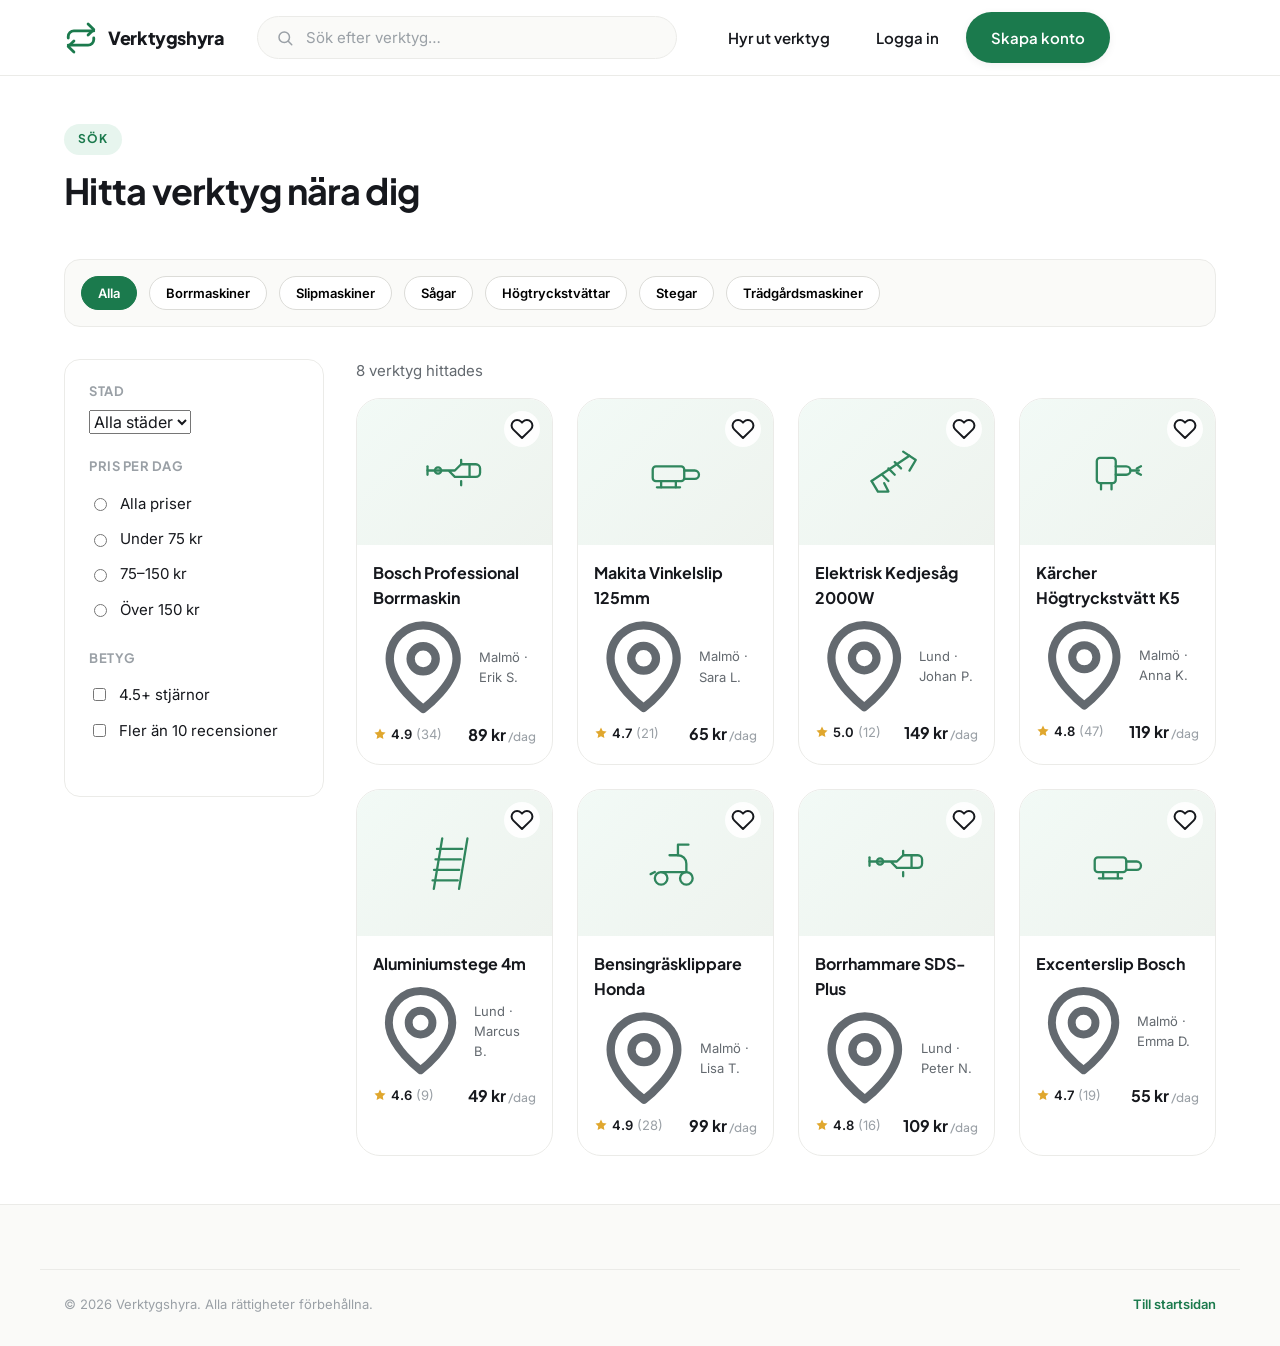
<file: pages/search.html>
<!DOCTYPE html>
<html lang="sv">
<head>
  <meta charset="UTF-8" />
  <meta name="viewport" content="width=device-width, initial-scale=1.0" />
  <title>Sök verktyg — Verktygshyra</title>
  <meta name="description" content="Sök och filtrera verktyg för uthyrning i din stad." />
  <link rel="preconnect" href="https://fonts.googleapis.com" />
  <link href="https://fonts.googleapis.com/css2?family=Plus+Jakarta+Sans:wght@500;600;700;800&family=Inter:wght@400;500;600;700&display=swap" rel="stylesheet" />
  <link rel="stylesheet" href="../css/tokens.css" />
  <link rel="stylesheet" href="../css/base.css" />
  <link rel="stylesheet" href="../css/components.css" />
  <link rel="stylesheet" href="../css/layout.css" />
</head>
<body>
  <a href="#main" class="skip-link">Hoppa till innehåll</a>

  <header class="nav">
    <div class="container nav-inner">
      <a href="../index.html" class="logo">
        <span class="logo-mark"><svg viewBox="0 0 24 24" fill="none" stroke="currentColor" stroke-width="2" stroke-linecap="round" stroke-linejoin="round" class="loop-path"><path d="M17 2.1 21 6l-4 3.9"/><path d="M3 12v-1a4 4 0 0 1 4-4h14"/><path d="M7 21.9 3 18l4-3.9"/><path d="M21 12v1a4 4 0 0 1-4 4H3"/></svg></span>
        Verktygshyra
      </a>
      <form class="nav-search" id="searchForm" role="search">
        <svg viewBox="0 0 24 24" width="18" height="18" fill="none" stroke="currentColor" stroke-width="2" stroke-linecap="round" stroke-linejoin="round"><circle cx="11" cy="11" r="7"/><path d="m21 21-4.3-4.3"/></svg>
        <input type="search" id="searchInput" placeholder="Sök efter verktyg…" aria-label="Sök verktyg" />
      </form>
      <nav class="nav-links" aria-label="Huvudmeny">
        <a class="btn btn-ghost" href="my-tools.html">Hyr ut verktyg</a>
        <a class="btn btn-ghost" href="login.html">Logga in</a>
        <a class="btn btn-primary" href="register.html">Skapa konto</a>
      </nav>
      <button class="hamburger" aria-label="Öppna meny" aria-expanded="false">
        <svg viewBox="0 0 24 24" width="22" height="22" fill="none" stroke="currentColor" stroke-width="2" stroke-linecap="round" stroke-linejoin="round"><path d="M4 6h16M4 12h16M4 18h16"/></svg>
      </button>
    </div>
  </header>

  <main id="main" class="section section-tight">
    <div class="container">
      <div class="section-head">
        <div>
          <span class="eyebrow">Sök</span>
          <h2>Hitta verktyg nära dig</h2>
        </div>
      </div>

      <div id="categoryChips" class="filter-bar" role="group" aria-label="Filtrera på kategori"></div>

      <div class="search-layout">
        <aside class="search-filters">
          <div class="filter-group">
            <h4>Stad</h4>
            <select id="citySelect" aria-label="Filtrera på stad"></select>
          </div>
          <div class="filter-group">
            <h4>Pris per dag</h4>
            <label><input type="radio" name="price" /> Alla priser</label>
            <label><input type="radio" name="price" /> Under 75 kr</label>
            <label><input type="radio" name="price" /> 75–150 kr</label>
            <label><input type="radio" name="price" /> Över 150 kr</label>
          </div>
          <div class="filter-group">
            <h4>Betyg</h4>
            <label><input type="checkbox" /> 4.5+ stjärnor</label>
            <label><input type="checkbox" /> Fler än 10 recensioner</label>
          </div>
        </aside>

        <div>
          <p id="resultsCount" style="color: var(--color-text-muted); margin-bottom: var(--space-4); font-size: var(--fs-sm);"></p>
          <div class="tool-grid" id="resultsGrid"></div>
        </div>
      </div>
    </div>
  </main>

  <footer class="footer">
    <div class="container footer-bottom">
      <span>© 2026 Verktygshyra. Alla rättigheter förbehållna.</span>
      <a href="../index.html" style="color: var(--color-green-600); font-weight:600;">Till startsidan</a>
    </div>
  </footer>

  <script type="module" src="../js/search.js"></script>
</body>
</html>
</file>
<file: css/tokens.css>
/* ==========================================================================
   DESIGN TOKENS — Verktygshyra
   Centralized design system. Change values here to re-theme the whole app.
   ========================================================================== */

:root {
  /* ---- Color: core ---- */
  --color-bg: #ffffff;
  --color-bg-soft: #fafaf8;
  --color-surface: #ffffff;
  --color-text: #16181d;
  --color-text-muted: #63696f;
  --color-text-faint: #9aa0a6;
  --color-border: #ebebe8;
  --color-border-strong: #dcdcd8;

  /* ---- Color: brand green ---- */
  --color-green-900: #0e3d27;
  --color-green-700: #14603c;
  --color-green-600: #1b7a4d;
  --color-green-500: #1f8f59;
  --color-green-400: #2fa86d;
  --color-green-100: #e7f5ee;
  --color-green-50:  #f2faf6;

  /* ---- Color: accents ---- */
  --color-warn: #b8860b;
  --color-danger: #c0392b;
  --color-star: #e0a72e;

  /* ---- Shadows ---- */
  --shadow-xs: 0 1px 2px rgba(16, 20, 18, 0.04);
  --shadow-sm: 0 2px 8px rgba(16, 20, 18, 0.06);
  --shadow-md: 0 8px 24px rgba(16, 20, 18, 0.08);
  --shadow-lg: 0 20px 48px rgba(16, 20, 18, 0.12);
  --shadow-focus: 0 0 0 3px rgba(31, 143, 89, 0.35);

  /* ---- Radius ---- */
  --radius-sm: 10px;
  --radius-md: 16px;
  --radius-lg: 24px;
  --radius-pill: 999px;

  /* ---- Type ---- */
  --font-display: "Plus Jakarta Sans", "Segoe UI", system-ui, sans-serif;
  --font-body: "Inter", "Segoe UI", system-ui, sans-serif;

  --fs-2xs: 0.75rem;
  --fs-xs: 0.8125rem;
  --fs-sm: 0.9375rem;
  --fs-md: 1rem;
  --fs-lg: 1.125rem;
  --fs-xl: 1.375rem;
  --fs-2xl: 1.75rem;
  --fs-3xl: 2.25rem;
  --fs-4xl: 3rem;
  --fs-5xl: 3.75rem;

  /* ---- Spacing scale ---- */
  --space-1: 4px;
  --space-2: 8px;
  --space-3: 12px;
  --space-4: 16px;
  --space-5: 24px;
  --space-6: 32px;
  --space-7: 48px;
  --space-8: 64px;
  --space-9: 96px;
  --space-10: 128px;

  /* ---- Layout ---- */
  --container-max: 1200px;
  --nav-height: 76px;

  /* ---- Motion ---- */
  --ease-out: cubic-bezier(0.16, 1, 0.3, 1);
  --ease-in-out: cubic-bezier(0.65, 0, 0.35, 1);
  --dur-fast: 150ms;
  --dur-base: 280ms;
  --dur-slow: 480ms;
}

@media (prefers-reduced-motion: reduce) {
  *, *::before, *::after {
    animation-duration: 0.01ms !important;
    animation-iteration-count: 1 !important;
    transition-duration: 0.01ms !important;
    scroll-behavior: auto !important;
  }
}
</file>
<file: css/base.css>
/* ==========================================================================
   BASE — resets, root element rules, typography defaults
   ========================================================================== */

*, *::before, *::after { box-sizing: border-box; }

html {
  scroll-behavior: smooth;
  -webkit-text-size-adjust: 100%;
}

body {
  margin: 0;
  background: var(--color-bg);
  color: var(--color-text);
  font-family: var(--font-body);
  font-size: var(--fs-md);
  line-height: 1.55;
  -webkit-font-smoothing: antialiased;
  text-rendering: optimizeLegibility;
}

img, svg { display: block; max-width: 100%; }

h1, h2, h3, h4 {
  font-family: var(--font-display);
  font-weight: 700;
  line-height: 1.12;
  margin: 0;
  letter-spacing: -0.02em;
  color: var(--color-text);
}

p { margin: 0; }

a {
  color: inherit;
  text-decoration: none;
}

button {
  font-family: inherit;
  cursor: pointer;
}

input, select, textarea {
  font-family: inherit;
  font-size: inherit;
  color: inherit;
}

ul { list-style: none; margin: 0; padding: 0; }

.container {
  max-width: var(--container-max);
  margin-inline: auto;
  padding-inline: var(--space-5);
}

@media (max-width: 640px) {
  .container { padding-inline: var(--space-4); }
}

/* Visually-hidden but accessible */
.sr-only {
  position: absolute;
  width: 1px; height: 1px;
  padding: 0; margin: -1px;
  overflow: hidden;
  clip: rect(0,0,0,0);
  white-space: nowrap;
  border: 0;
}

/* Consistent, visible keyboard focus everywhere */
a:focus-visible,
button:focus-visible,
input:focus-visible,
select:focus-visible,
textarea:focus-visible,
[tabindex]:focus-visible {
  outline: none;
  box-shadow: var(--shadow-focus);
  border-radius: var(--radius-sm);
}

/* Skip link for keyboard users */
.skip-link {
  position: absolute;
  left: -9999px;
  top: 0;
  background: var(--color-green-600);
  color: #fff;
  padding: 10px 18px;
  border-radius: 0 0 var(--radius-sm) 0;
  z-index: 999;
}
.skip-link:focus {
  left: 0;
}

section { position: relative; }

::selection {
  background: var(--color-green-100);
  color: var(--color-green-900);
}
</file>
<file: css/components.css>
/* ==========================================================================
   COMPONENTS — buttons, nav, cards, badges, forms, footer
   ========================================================================== */

/* ---------- Buttons ---------- */
.btn {
  display: inline-flex;
  align-items: center;
  justify-content: center;
  gap: var(--space-2);
  padding: 13px 24px;
  border-radius: var(--radius-pill);
  border: 1px solid transparent;
  font-family: var(--font-display);
  font-weight: 600;
  font-size: var(--fs-sm);
  white-space: nowrap;
  transition: transform var(--dur-fast) var(--ease-out),
              box-shadow var(--dur-fast) var(--ease-out),
              background var(--dur-fast) var(--ease-out),
              border-color var(--dur-fast) var(--ease-out);
}
.btn:active { transform: scale(0.97); }

.btn-primary {
  background: var(--color-green-600);
  color: #fff;
  box-shadow: var(--shadow-sm);
}
.btn-primary:hover {
  background: var(--color-green-700);
  box-shadow: var(--shadow-md);
  transform: translateY(-1px);
}

.btn-secondary {
  background: var(--color-text);
  color: #fff;
}
.btn-secondary:hover {
  background: #000;
  transform: translateY(-1px);
}

.btn-outline {
  background: transparent;
  border-color: var(--color-border-strong);
  color: var(--color-text);
}
.btn-outline:hover {
  border-color: var(--color-text);
  background: var(--color-bg-soft);
}

.btn-ghost {
  background: transparent;
  color: var(--color-text);
  padding: 13px 18px;
}
.btn-ghost:hover { background: var(--color-bg-soft); }

.btn-sm { padding: 9px 16px; font-size: var(--fs-xs); }
.btn-lg { padding: 16px 30px; font-size: var(--fs-md); }
.btn-block { width: 100%; }

/* ---------- Top navigation ---------- */
.nav {
  position: sticky;
  top: 0;
  z-index: 100;
  height: var(--nav-height);
  display: flex;
  align-items: center;
  background: rgba(255, 255, 255, 0.86);
  backdrop-filter: blur(14px) saturate(1.2);
  -webkit-backdrop-filter: blur(14px) saturate(1.2);
  border-bottom: 1px solid var(--color-border);
  transition: box-shadow var(--dur-base) var(--ease-out);
}
.nav.is-scrolled { box-shadow: var(--shadow-sm); }

.nav-inner {
  display: flex;
  align-items: center;
  gap: var(--space-6);
  width: 100%;
}

.logo {
  display: flex;
  align-items: center;
  gap: 10px;
  font-family: var(--font-display);
  font-weight: 800;
  font-size: var(--fs-lg);
  letter-spacing: -0.02em;
  flex-shrink: 0;
}
.logo-mark {
  width: 34px;
  height: 34px;
  color: var(--color-green-600);
}
.logo-mark .loop-path {
  transform-origin: 50% 50%;
}
.logo:hover .loop-path {
  animation: spin-loop 900ms var(--ease-in-out);
}
@keyframes spin-loop {
  to { transform: rotate(360deg); }
}

.nav-search {
  flex: 1;
  max-width: 420px;
  display: flex;
  align-items: center;
  gap: 10px;
  background: var(--color-bg-soft);
  border: 1px solid var(--color-border);
  border-radius: var(--radius-pill);
  padding: 10px 18px;
  transition: border-color var(--dur-fast) var(--ease-out), background var(--dur-fast);
}
.nav-search:focus-within {
  border-color: var(--color-green-500);
  background: #fff;
  box-shadow: var(--shadow-focus);
}
.nav-search svg { color: var(--color-text-faint); flex-shrink: 0; }
.nav-search input {
  border: none;
  background: transparent;
  outline: none;
  width: 100%;
  font-size: var(--fs-sm);
}
.nav-search input::placeholder { color: var(--color-text-faint); }

.nav-actions {
  display: flex;
  align-items: center;
  gap: var(--space-3);
  margin-left: auto;
  flex-shrink: 0;
}

.nav-links {
  display: flex;
  gap: var(--space-2);
  align-items: center;
}

.hamburger {
  display: none;
  background: none;
  border: none;
  padding: 8px;
}

/* ---------- Section scaffolding ---------- */
.section {
  padding-block: var(--space-9);
}
.section-tight { padding-block: var(--space-7); }

.eyebrow {
  display: inline-flex;
  align-items: center;
  gap: 8px;
  font-family: var(--font-display);
  font-size: var(--fs-2xs);
  font-weight: 700;
  letter-spacing: 0.08em;
  text-transform: uppercase;
  color: var(--color-green-600);
  background: var(--color-green-100);
  padding: 6px 14px;
  border-radius: var(--radius-pill);
  margin-bottom: var(--space-4);
}

.section-head {
  display: flex;
  align-items: flex-end;
  justify-content: space-between;
  gap: var(--space-5);
  margin-bottom: var(--space-7);
}
.section-head h2 { font-size: var(--fs-3xl); }
.section-head p {
  color: var(--color-text-muted);
  font-size: var(--fs-lg);
  max-width: 46ch;
  margin-top: var(--space-3);
}

/* ---------- Category cards ---------- */
.category-grid {
  display: grid;
  grid-template-columns: repeat(6, 1fr);
  gap: var(--space-4);
}
.category-card {
  background: var(--color-surface);
  border: 1px solid var(--color-border);
  border-radius: var(--radius-lg);
  padding: var(--space-5) var(--space-4);
  display: flex;
  flex-direction: column;
  align-items: center;
  gap: var(--space-3);
  text-align: center;
  transition: transform var(--dur-base) var(--ease-out),
              box-shadow var(--dur-base) var(--ease-out),
              border-color var(--dur-base) var(--ease-out);
}
.category-card:hover {
  transform: translateY(-6px);
  box-shadow: var(--shadow-md);
  border-color: transparent;
}
.category-icon {
  width: 56px;
  height: 56px;
  border-radius: 50%;
  background: var(--color-green-50);
  display: flex;
  align-items: center;
  justify-content: center;
  color: var(--color-green-600);
  transition: transform var(--dur-base) var(--ease-out), background var(--dur-base);
}
.category-card:hover .category-icon {
  background: var(--color-green-100);
  transform: rotate(-8deg) scale(1.06);
}
.category-card span {
  font-family: var(--font-display);
  font-weight: 600;
  font-size: var(--fs-sm);
}
.category-count {
  font-size: var(--fs-2xs);
  color: var(--color-text-faint);
}

/* ---------- Tool cards ---------- */
.tool-grid {
  display: grid;
  grid-template-columns: repeat(4, 1fr);
  gap: var(--space-5);
}
.tool-card {
  background: var(--color-surface);
  border-radius: var(--radius-lg);
  overflow: hidden;
  border: 1px solid var(--color-border);
  transition: transform var(--dur-base) var(--ease-out),
              box-shadow var(--dur-base) var(--ease-out);
}
.tool-card:hover {
  transform: translateY(-6px);
  box-shadow: var(--shadow-lg);
}
.tool-card-media {
  position: relative;
  aspect-ratio: 4 / 3;
  background: linear-gradient(135deg, var(--color-green-50), #eef3ee);
  display: flex;
  align-items: center;
  justify-content: center;
  overflow: hidden;
}
.tool-card-media svg {
  width: 46%;
  height: 46%;
  color: var(--color-green-600);
  opacity: 0.9;
  transition: transform var(--dur-slow) var(--ease-out);
}
.tool-card:hover .tool-card-media svg {
  transform: scale(1.08) rotate(-4deg);
}
.tool-card-fav {
  position: absolute;
  top: 12px;
  right: 12px;
  width: 36px;
  height: 36px;
  border-radius: 50%;
  background: rgba(255,255,255,0.9);
  backdrop-filter: blur(4px);
  border: none;
  display: flex;
  align-items: center;
  justify-content: center;
  color: var(--color-text);
  transition: transform var(--dur-fast) var(--ease-out), color var(--dur-fast);
}
.tool-card-fav:hover { transform: scale(1.1); color: var(--color-danger); }
.tool-card-fav.is-active { color: var(--color-danger); }

.tool-card-body {
  padding: var(--space-4);
  display: flex;
  flex-direction: column;
  gap: 6px;
}
.tool-card-top {
  display: flex;
  justify-content: space-between;
  align-items: baseline;
  gap: var(--space-2);
}
.tool-card-title {
  font-family: var(--font-display);
  font-weight: 700;
  font-size: var(--fs-md);
}
.tool-card-price {
  font-family: var(--font-display);
  font-weight: 700;
  white-space: nowrap;
}
.tool-card-price small {
  font-weight: 500;
  color: var(--color-text-faint);
  font-size: var(--fs-2xs);
}
.tool-card-meta {
  display: flex;
  align-items: center;
  gap: 6px;
  color: var(--color-text-muted);
  font-size: var(--fs-xs);
}
.tool-card-rating {
  display: flex;
  align-items: center;
  gap: 4px;
  color: var(--color-text);
  font-weight: 600;
  font-size: var(--fs-xs);
}
.tool-card-rating svg { width: 14px; height: 14px; color: var(--color-star); }

/* ---------- Badges ---------- */
.badge {
  display: inline-flex;
  align-items: center;
  gap: 4px;
  font-size: var(--fs-2xs);
  font-weight: 700;
  padding: 4px 10px;
  border-radius: var(--radius-pill);
  background: var(--color-green-100);
  color: var(--color-green-700);
}

/* ---------- Steps (how it works) ---------- */
.steps {
  display: grid;
  grid-template-columns: repeat(3, 1fr);
  gap: var(--space-6);
  position: relative;
}
.step {
  display: flex;
  flex-direction: column;
  gap: var(--space-4);
}
.step-num {
  font-family: var(--font-display);
  font-size: var(--fs-4xl);
  font-weight: 800;
  color: var(--color-green-100);
  -webkit-text-stroke: 1.5px var(--color-green-500);
  line-height: 1;
}
.step h3 { font-size: var(--fs-xl); }
.step p { color: var(--color-text-muted); }

/* ---------- Benefit split ---------- */
.benefit-panels {
  display: grid;
  grid-template-columns: 1fr 1fr;
  gap: var(--space-5);
}
.benefit-panel {
  border-radius: var(--radius-lg);
  padding: var(--space-7) var(--space-6);
  display: flex;
  flex-direction: column;
  gap: var(--space-5);
}
.benefit-panel.panel-borrow {
  background: var(--color-bg-soft);
  border: 1px solid var(--color-border);
}
.benefit-panel.panel-lend {
  background: var(--color-green-900);
  color: #fff;
}
.benefit-panel h3 { font-size: var(--fs-2xl); }
.benefit-panel.panel-lend h3 { color: #fff; }
.benefit-list { display: flex; flex-direction: column; gap: var(--space-3); }
.benefit-item {
  display: flex;
  align-items: flex-start;
  gap: 12px;
  font-size: var(--fs-sm);
}
.benefit-item svg {
  width: 20px; height: 20px;
  flex-shrink: 0;
  margin-top: 2px;
  color: var(--color-green-600);
}
.panel-lend .benefit-item svg { color: var(--color-green-400); }
.panel-lend .benefit-item { color: rgba(255,255,255,0.88); }

/* ---------- Forms ---------- */
.field {
  display: flex;
  flex-direction: column;
  gap: 8px;
  margin-bottom: var(--space-4);
}
.field label {
  font-size: var(--fs-xs);
  font-weight: 600;
  color: var(--color-text);
}
.field input,
.field select,
.field textarea {
  padding: 12px 16px;
  border: 1px solid var(--color-border-strong);
  border-radius: var(--radius-sm);
  background: #fff;
  transition: border-color var(--dur-fast), box-shadow var(--dur-fast);
}
.field input:focus,
.field select:focus,
.field textarea:focus {
  outline: none;
  border-color: var(--color-green-500);
  box-shadow: var(--shadow-focus);
}
.field-hint { font-size: var(--fs-2xs); color: var(--color-text-faint); }
.field-error { font-size: var(--fs-2xs); color: var(--color-danger); }

.filter-bar {
  display: flex;
  gap: var(--space-3);
  flex-wrap: wrap;
  align-items: center;
  padding: var(--space-4);
  background: var(--color-bg-soft);
  border: 1px solid var(--color-border);
  border-radius: var(--radius-md);
  margin-bottom: var(--space-6);
}
.filter-bar select, .filter-bar input {
  padding: 10px 14px;
  border-radius: var(--radius-pill);
  border: 1px solid var(--color-border-strong);
  background: #fff;
  font-size: var(--fs-xs);
}
.chip {
  padding: 8px 16px;
  border-radius: var(--radius-pill);
  border: 1px solid var(--color-border-strong);
  font-size: var(--fs-xs);
  font-weight: 600;
  background: #fff;
  transition: all var(--dur-fast) var(--ease-out);
}
.chip.is-active, .chip:hover {
  background: var(--color-green-600);
  border-color: var(--color-green-600);
  color: #fff;
}

/* ---------- Footer ---------- */
.footer {
  border-top: 1px solid var(--color-border);
  padding-block: var(--space-8) var(--space-6);
  background: var(--color-bg-soft);
}
.footer-grid {
  display: grid;
  grid-template-columns: 1.4fr repeat(3, 1fr);
  gap: var(--space-6);
  margin-bottom: var(--space-7);
}
.footer-col h4 {
  font-family: var(--font-display);
  font-size: var(--fs-xs);
  text-transform: uppercase;
  letter-spacing: 0.06em;
  color: var(--color-text-faint);
  margin-bottom: var(--space-4);
}
.footer-col ul { display: flex; flex-direction: column; gap: 10px; }
.footer-col a { font-size: var(--fs-sm); color: var(--color-text-muted); transition: color var(--dur-fast); }
.footer-col a:hover { color: var(--color-green-600); }
.footer-bottom {
  display: flex;
  justify-content: space-between;
  align-items: center;
  padding-top: var(--space-5);
  border-top: 1px solid var(--color-border);
  font-size: var(--fs-xs);
  color: var(--color-text-faint);
}
.footer-social { display: flex; gap: var(--space-3); }
.footer-social a {
  width: 36px; height: 36px;
  border-radius: 50%;
  border: 1px solid var(--color-border-strong);
  display: flex; align-items: center; justify-content: center;
  transition: background var(--dur-fast), color var(--dur-fast), border-color var(--dur-fast);
}
.footer-social a:hover {
  background: var(--color-green-600);
  border-color: var(--color-green-600);
  color: #fff;
}

/* ---------- Reveal-on-scroll ---------- */
.reveal {
  opacity: 0;
  transform: translateY(24px);
  transition: opacity var(--dur-slow) var(--ease-out), transform var(--dur-slow) var(--ease-out);
}
.reveal.is-visible {
  opacity: 1;
  transform: translateY(0);
}

/* ---------- FAQ accordion ---------- */
.faq-list {
  display: flex;
  flex-direction: column;
  gap: var(--space-3);
  max-width: 760px;
}
.faq-item {
  background: var(--color-surface);
  border: 1px solid var(--color-border);
  border-radius: var(--radius-md);
  padding: var(--space-4) var(--space-5);
}
.faq-item summary {
  cursor: pointer;
  font-family: var(--font-display);
  font-weight: 700;
  font-size: var(--fs-md);
  list-style: none;
  display: flex;
  align-items: center;
  justify-content: space-between;
  gap: var(--space-4);
}
.faq-item summary::-webkit-details-marker { display: none; }
.faq-item summary::after {
  content: "+";
  flex-shrink: 0;
  font-size: var(--fs-lg);
  color: var(--color-green-600);
  transition: transform var(--dur-fast) var(--ease-out);
}
.faq-item[open] summary::after {
  transform: rotate(45deg);
}
.faq-item p {
  color: var(--color-text-muted);
  font-size: var(--fs-sm);
  line-height: 1.7;
  margin-top: var(--space-3);
}

/* ---------- Waitlist / lead capture ---------- */
.waitlist-section {
  background: var(--color-green-900);
  color: #fff;
  border-radius: var(--radius-lg);
  overflow: hidden;
}
.waitlist-inner {
  display: grid;
  grid-template-columns: 1fr 1fr;
  gap: var(--space-7);
  align-items: center;
  padding: var(--space-8);
}
.waitlist-copy .eyebrow {
  background: rgba(255,255,255,0.12);
  color: #fff;
}
.waitlist-copy h2 {
  color: #fff;
  font-size: var(--fs-3xl);
  max-width: 16ch;
}
.waitlist-copy p {
  color: rgba(255,255,255,0.78);
  font-size: var(--fs-lg);
  margin-top: var(--space-4);
  max-width: 42ch;
}
.waitlist-points {
  display: flex;
  flex-direction: column;
  gap: var(--space-3);
  margin-top: var(--space-6);
}
.waitlist-points .benefit-item { color: rgba(255,255,255,0.85); }
.waitlist-points .benefit-item svg { color: var(--color-green-400); }

.waitlist-card {
  background: #fff;
  border-radius: var(--radius-lg);
  padding: var(--space-6);
  color: var(--color-text);
  box-shadow: var(--shadow-lg);
}
.waitlist-card h3 {
  font-size: var(--fs-lg);
  margin-bottom: var(--space-4);
}
.waitlist-role-group {
  display: flex;
  gap: var(--space-3);
  margin-bottom: var(--space-4);
}
.waitlist-role-option {
  flex: 1;
  position: relative;
}
.waitlist-role-option input {
  position: absolute;
  opacity: 0;
  inset: 0;
  cursor: pointer;
}
.waitlist-role-option label {
  display: flex;
  align-items: center;
  justify-content: center;
  gap: 8px;
  padding: 12px;
  border: 1px solid var(--color-border-strong);
  border-radius: var(--radius-sm);
  font-size: var(--fs-sm);
  font-weight: 600;
  text-align: center;
  transition: border-color var(--dur-fast), background var(--dur-fast), color var(--dur-fast);
}
.waitlist-role-option input:checked + label {
  border-color: var(--color-green-600);
  background: var(--color-green-50);
  color: var(--color-green-700);
}
.waitlist-role-option input:focus-visible + label {
  box-shadow: var(--shadow-focus);
}

.waitlist-success {
  text-align: center;
  padding: var(--space-5) 0;
}
.waitlist-success-icon {
  display: inline-flex;
  align-items: center;
  justify-content: center;
  width: 56px;
  height: 56px;
  border-radius: 50%;
  background: var(--color-green-100);
  color: var(--color-green-600);
  margin-bottom: var(--space-4);
}
.waitlist-success h3 { font-size: var(--fs-lg); margin-bottom: 8px; }
.waitlist-success p { color: var(--color-text-muted); font-size: var(--fs-sm); }

@media (max-width: 1080px) {
  .waitlist-inner { grid-template-columns: 1fr; padding: var(--space-6); }
}
@media (max-width: 640px) {
  .waitlist-role-group { flex-direction: column; }
}

/* ---------- Toast ---------- */
.toast {
  position: fixed;
  bottom: 24px;
  left: 50%;
  transform: translateX(-50%) translateY(120%);
  background: var(--color-text);
  color: #fff;
  padding: 14px 24px;
  border-radius: var(--radius-pill);
  font-size: var(--fs-sm);
  font-weight: 600;
  box-shadow: var(--shadow-lg);
  z-index: 999;
  transition: transform var(--dur-base) var(--ease-out);
}
.toast.is-visible { transform: translateX(-50%) translateY(0); }
</file>
<file: css/layout.css>
/* ==========================================================================
   LAYOUT — hero, page-level composition
   ========================================================================== */

.hero {
  padding-block: var(--space-9) var(--space-8);
  overflow: hidden;
}
.hero-inner {
  display: grid;
  grid-template-columns: 1.1fr 0.9fr;
  gap: var(--space-8);
  align-items: center;
}
.hero-copy h1 {
  font-size: var(--fs-5xl);
  max-width: 15ch;
}
.hero-copy p {
  margin-top: var(--space-5);
  font-size: var(--fs-lg);
  color: var(--color-text-muted);
  max-width: 46ch;
}
.hero-cta {
  display: flex;
  gap: var(--space-3);
  margin-top: var(--space-6);
  flex-wrap: wrap;
}
.hero-stats {
  display: flex;
  gap: var(--space-7);
  margin-top: var(--space-8);
}
.hero-stat strong {
  display: block;
  font-family: var(--font-display);
  font-size: var(--fs-2xl);
  font-weight: 800;
}
.hero-stat span {
  font-size: var(--fs-xs);
  color: var(--color-text-faint);
}

/* Hero visual: a stack of floating "tool" cards forming the reuse-loop motif */
.hero-visual {
  position: relative;
  height: 460px;
}
.hero-orbit {
  position: absolute;
  inset: 0;
  display: flex;
  align-items: center;
  justify-content: center;
}
.hero-orbit svg {
  width: 100%;
  height: 100%;
  animation: slow-spin 40s linear infinite;
  color: var(--color-green-100);
}
@keyframes slow-spin {
  to { transform: rotate(360deg); }
}
.floating-card {
  position: absolute;
  background: #fff;
  border: 1px solid var(--color-border);
  border-radius: var(--radius-md);
  box-shadow: var(--shadow-md);
  padding: var(--space-3) var(--space-4);
  display: flex;
  align-items: center;
  gap: 12px;
  animation: float 6s var(--ease-in-out) infinite;
}
.floating-card svg { width: 30px; height: 30px; color: var(--color-green-600); }
.floating-card strong { display: block; font-family: var(--font-display); font-size: var(--fs-sm); }
.floating-card span { font-size: var(--fs-2xs); color: var(--color-text-faint); }

.fc-1 { top: 6%; left: 8%; animation-delay: 0s; }
.fc-2 { top: 44%; right: 2%; animation-delay: 1.2s; }
.fc-3 { bottom: 8%; left: 18%; animation-delay: 2.4s; }

@keyframes float {
  0%, 100% { transform: translateY(0); }
  50% { transform: translateY(-14px); }
}

@media (prefers-reduced-motion: reduce) {
  .hero-orbit svg, .floating-card { animation: none; }
}

/* ---------- Auth pages (login/register) ---------- */
.auth-shell {
  min-height: calc(100vh - var(--nav-height));
  display: grid;
  grid-template-columns: 1fr 1fr;
}
.auth-form-side {
  display: flex;
  align-items: center;
  justify-content: center;
  padding: var(--space-7);
}
.auth-card { width: 100%; max-width: 400px; }
.auth-card h1 { font-size: var(--fs-2xl); margin-bottom: var(--space-2); }
.auth-card > p { color: var(--color-text-muted); margin-bottom: var(--space-6); }
.auth-switch { margin-top: var(--space-5); text-align: center; font-size: var(--fs-sm); color: var(--color-text-muted); }
.auth-switch a { color: var(--color-green-600); font-weight: 600; }
.auth-visual-side {
  background: linear-gradient(155deg, var(--color-green-900), var(--color-green-600));
  display: flex;
  align-items: center;
  justify-content: center;
  padding: var(--space-7);
  color: #fff;
}
.auth-visual-side blockquote {
  font-family: var(--font-display);
  font-size: var(--fs-xl);
  max-width: 30ch;
  line-height: 1.4;
}
.auth-visual-side cite {
  display: block;
  margin-top: var(--space-4);
  font-style: normal;
  font-size: var(--fs-xs);
  opacity: 0.7;
}
.divider-or {
  display: flex;
  align-items: center;
  gap: 12px;
  margin: var(--space-5) 0;
  color: var(--color-text-faint);
  font-size: var(--fs-xs);
}
.divider-or::before, .divider-or::after {
  content: "";
  flex: 1;
  height: 1px;
  background: var(--color-border);
}

/* ---------- Product / detail page ---------- */
.product-layout {
  display: grid;
  grid-template-columns: 1.4fr 0.9fr;
  gap: var(--space-7);
  align-items: start;
}
.product-gallery {
  aspect-ratio: 4/3;
  border-radius: var(--radius-lg);
  background: linear-gradient(135deg, var(--color-green-50), #eef3ee);
  display: flex;
  align-items: center;
  justify-content: center;
  overflow: hidden;
}
.product-gallery svg { width: 42%; height: 42%; color: var(--color-green-600); }

.product-header {
  display: flex;
  justify-content: space-between;
  align-items: flex-start;
  gap: var(--space-4);
  margin: var(--space-5) 0;
}
.product-header h1 { font-size: var(--fs-2xl); }
.product-owner {
  display: flex;
  align-items: center;
  gap: 12px;
  padding: var(--space-4);
  border: 1px solid var(--color-border);
  border-radius: var(--radius-md);
  margin-top: var(--space-5);
}
.avatar {
  width: 44px; height: 44px;
  border-radius: 50%;
  background: var(--color-green-100);
  color: var(--color-green-700);
  display: flex; align-items: center; justify-content: center;
  font-family: var(--font-display);
  font-weight: 700;
  flex-shrink: 0;
}
.booking-card {
  position: sticky;
  top: calc(var(--nav-height) + 24px);
  border: 1px solid var(--color-border);
  border-radius: var(--radius-lg);
  padding: var(--space-6);
  box-shadow: var(--shadow-md);
}
.booking-price {
  font-family: var(--font-display);
  font-size: var(--fs-2xl);
  font-weight: 800;
}
.booking-price span { font-size: var(--fs-sm); font-weight: 500; color: var(--color-text-faint); }
.booking-dates {
  display: grid;
  grid-template-columns: 1fr 1fr;
  gap: 10px;
  margin: var(--space-5) 0;
}
.booking-total {
  display: flex;
  justify-content: space-between;
  padding-top: var(--space-4);
  margin-top: var(--space-4);
  border-top: 1px solid var(--color-border);
  font-weight: 700;
}

/* ---------- Profile / dashboard ---------- */
.dash-layout {
  display: grid;
  grid-template-columns: 260px 1fr;
  gap: var(--space-7);
}
.dash-sidebar {
  border-right: 1px solid var(--color-border);
  padding-right: var(--space-5);
}
.dash-profile {
  display: flex;
  flex-direction: column;
  align-items: center;
  text-align: center;
  padding-bottom: var(--space-6);
  margin-bottom: var(--space-5);
  border-bottom: 1px solid var(--color-border);
}
.dash-profile .avatar { width: 76px; height: 76px; font-size: var(--fs-xl); margin-bottom: var(--space-3); }
.dash-nav { display: flex; flex-direction: column; gap: 4px; }
.dash-nav a {
  padding: 12px 16px;
  border-radius: var(--radius-sm);
  font-weight: 600;
  font-size: var(--fs-sm);
  color: var(--color-text-muted);
  display: flex;
  align-items: center;
  gap: 10px;
  transition: background var(--dur-fast), color var(--dur-fast);
}
.dash-nav a:hover { background: var(--color-bg-soft); }
.dash-nav a.is-active { background: var(--color-green-100); color: var(--color-green-700); }

.booking-row {
  display: flex;
  align-items: center;
  gap: var(--space-4);
  padding: var(--space-4);
  border: 1px solid var(--color-border);
  border-radius: var(--radius-md);
  margin-bottom: var(--space-3);
}
.booking-row-thumb {
  width: 64px; height: 64px;
  border-radius: var(--radius-sm);
  background: var(--color-green-50);
  display: flex; align-items: center; justify-content: center;
  color: var(--color-green-600);
  flex-shrink: 0;
}

/* ---------- Search page ---------- */
.search-layout {
  display: grid;
  grid-template-columns: 260px 1fr;
  gap: var(--space-6);
  align-items: start;
}
.search-filters {
  border: 1px solid var(--color-border);
  border-radius: var(--radius-md);
  padding: var(--space-5);
  position: sticky;
  top: calc(var(--nav-height) + 24px);
}
.filter-group { margin-bottom: var(--space-5); }
.filter-group h4 { font-size: var(--fs-xs); text-transform: uppercase; letter-spacing: 0.04em; color: var(--color-text-faint); margin-bottom: var(--space-3); }
.filter-group label {
  display: flex; align-items: center; gap: 10px;
  font-size: var(--fs-sm);
  padding: 6px 0;
  cursor: pointer;
}

/* ==========================================================================
   RESPONSIVE
   ========================================================================== */
@media (max-width: 1080px) {
  .category-grid { grid-template-columns: repeat(3, 1fr); }
  .tool-grid { grid-template-columns: repeat(2, 1fr); }
  .hero-inner { grid-template-columns: 1fr; }
  .hero-visual { height: 320px; order: -1; }
  .footer-grid { grid-template-columns: 1fr 1fr; }
  .product-layout { grid-template-columns: 1fr; }
  .booking-card { position: static; }
  .dash-layout { grid-template-columns: 1fr; }
  .dash-sidebar { border-right: none; border-bottom: 1px solid var(--color-border); padding-right: 0; padding-bottom: var(--space-5); }
  .search-layout { grid-template-columns: 1fr; }
  .search-filters { position: static; }
  .auth-shell { grid-template-columns: 1fr; }
  .auth-visual-side { display: none; }
}

@media (max-width: 640px) {
  .nav-search { display: none; }
  .nav-links { display: none; }
  .hamburger { display: flex; }
  .category-grid { grid-template-columns: repeat(2, 1fr); }
  .tool-grid { grid-template-columns: 1fr; }
  .steps { grid-template-columns: 1fr; }
  .benefit-panels { grid-template-columns: 1fr; }
  .footer-grid { grid-template-columns: 1fr; gap: var(--space-5); }
  .section-head { flex-direction: column; align-items: flex-start; }
  .hero-copy h1 { font-size: var(--fs-3xl); }
  .hero-stats { gap: var(--space-5); flex-wrap: wrap; }
  .footer-bottom { flex-direction: column; gap: var(--space-4); }
}
</file>
